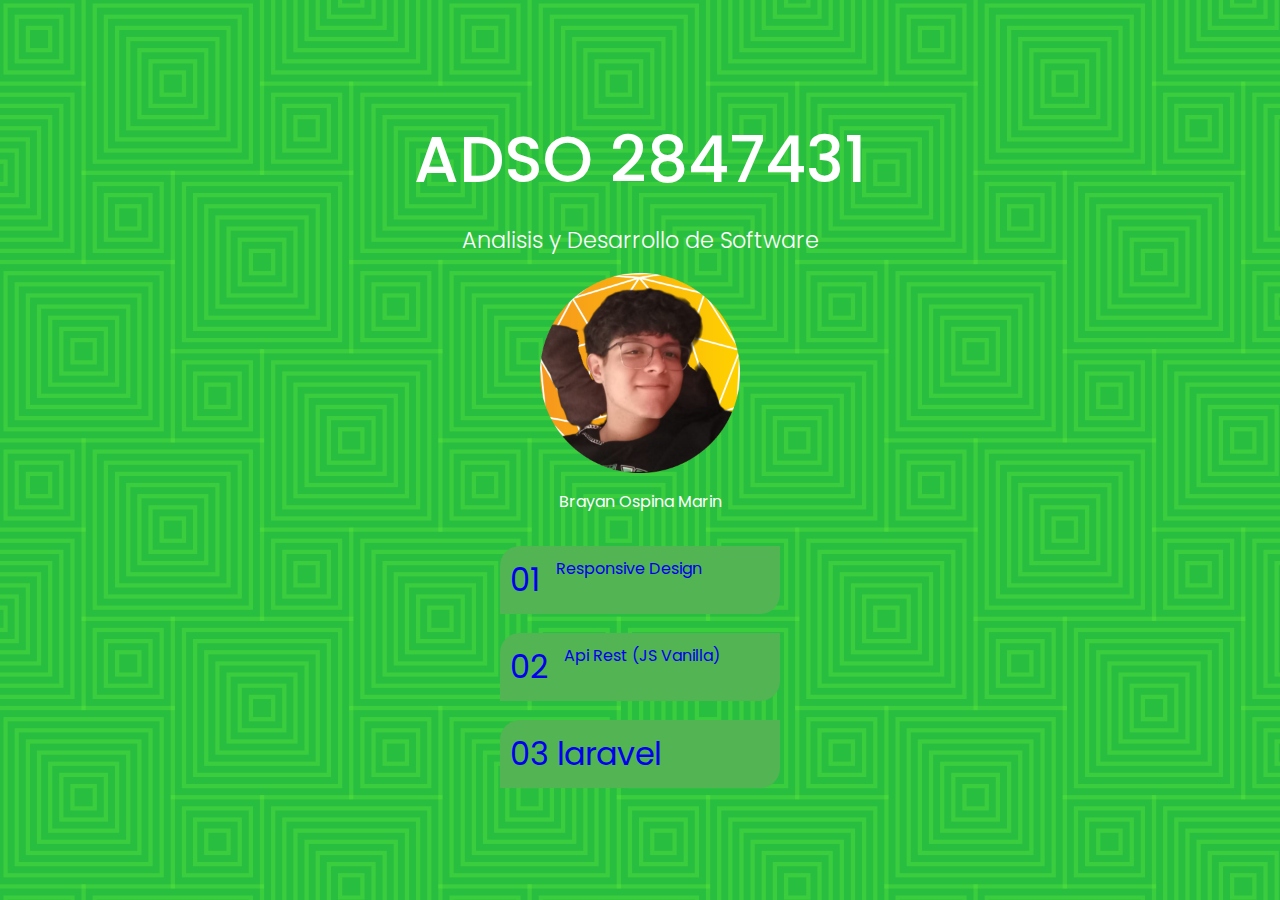
<file: index.html>
<!DOCTYPE html>
<html lang="en">

<head>
    <meta charset="UTF-8">
    <meta name="viewport" content="width=device-width, initial-scale=1.0">
    <title>Document</title>
    <link rel="stylesheet" href="css/master.css">
</head>

<body class="menu">
    <main>
        <header>
            <h1>ADSO 2847431</h1>
            <h2>Analisis y Desarrollo de Software</h2>
            <img src="profile-pic (1).png" alt="">
            <h3>Brayan Ospina Marin</h3>

        </header>
        <menu>
            <a href="01-responsive-design/Responsive Desing.html">
                <span>01</span> Responsive Design
            </a>
            <a href="02js-api/index.html">
                <span>02</span> Api Rest (JS Vanilla)
            </a>
            <a href="http://127.0.0.1:8000">
                <span>03 laravel</span> 
            </a>
        </menu>
    </main>
</body>

</html>
</file>
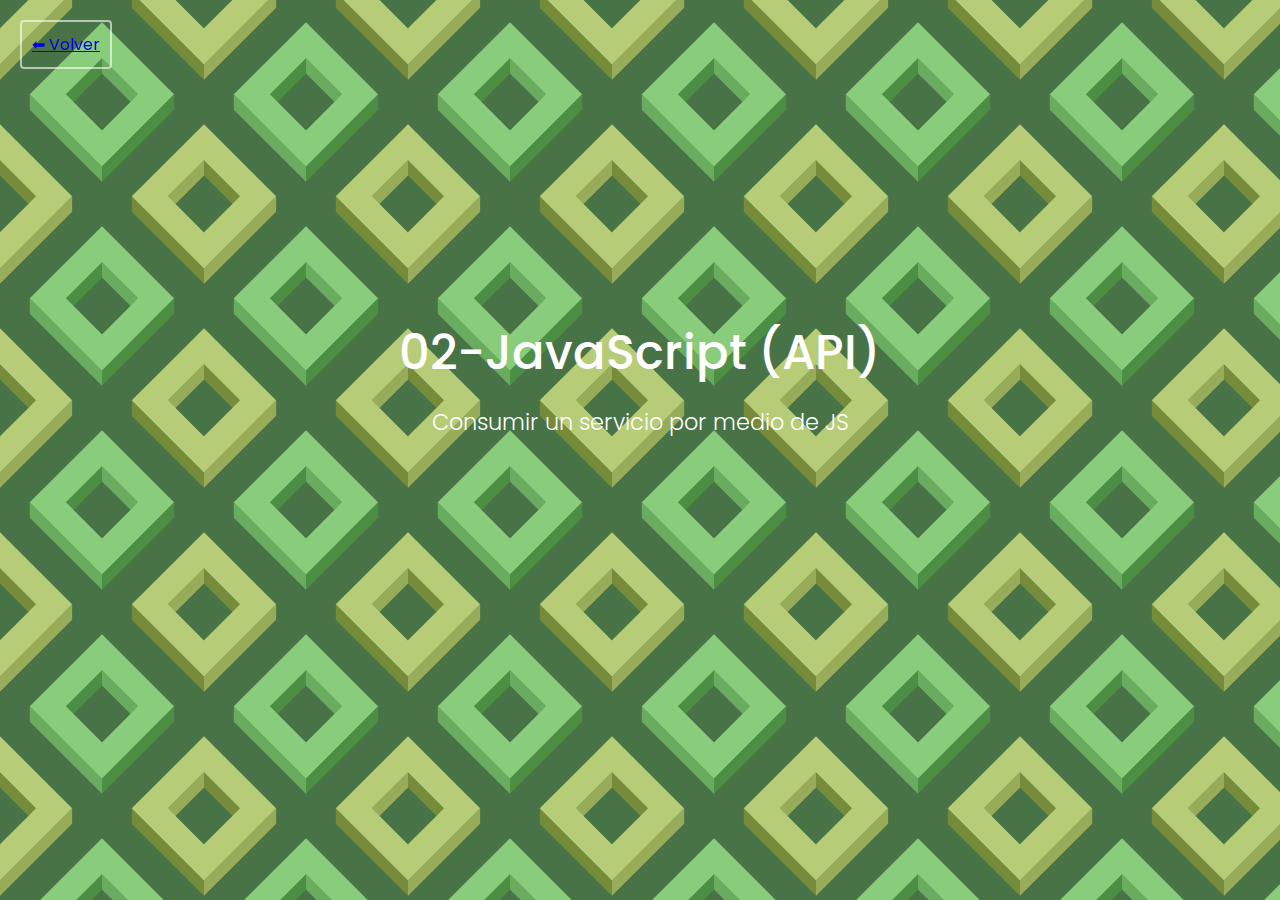
<file: 02js-api/index.html>
<!DOCTYPE html>
<html lang="en">
<head>
    <meta charset="UTF-8">
    <meta name="viewport" content="width=device-width, initial-scale=1.0">
    <title>02-JavaScript (API)</title>
    <link rel="stylesheet" href="../css/master.css">
    <style>
        section.characters {
            display: grid;
            grid-template-columns: repeat(5,220px);
            margin: 2rem 0 5rem 0;
            gap: 1rem;
        }
        div.character {
            border: 4px solid #fff;
            border-radius: 6px;
            position: relative;
            overflow: hidden;
            height: 220px;
            width: 220px;
        }
        div.character img {
            object-fit: cover;
            width: 100%;
            height: 100%;
        }
        article {
            background-color: #000c;
            z-index: 1;
            bottom: -100px;
            position: absolute;
            padding: 0.4rem;
            transition: bottom 0.4s ease-in;
            width: 100%;
            color: #fff;
        }
        .character:hover article {
            bottom: 0;
        }
        button.btn-show {
            border: none;
            border-radius: 20px;
            cursor: pointer;
            padding: 0.1rem 0.4rem;
            transition: transform 0.2s ease-in;
            font-size: 0.8rem;
        }
        button.btn-show:hover {
            transform: scale(1.13);
        }
        
        /* Modal Styles */
        .modal {
            display: none;
            position: fixed;
            z-index: 1000;
            left: 0;
            top: 0;
            width: 100%;
            height: 100%;
            background-color: rgba(0, 0, 0, 0.8);
            display: flex;
            justify-content: center;
            align-items: center;
        }
        .modal-content {
            background-color: rgb(0, 0, 0);
            padding: 20px;
            border-radius: 10px;
            text-align: left;
            max-width: 400px;
            color: white;
            font-family: 'Arial', sans-serif;
            position: relative; /* Necesario para colocar la "X" dentro */
        }
        .modal img {
            width: 100%;
            border-radius: 10px;
            margin-bottom: 10px;
        }

        /* Close button styles */
        .close {
            position: absolute;
            top: 10px;
            right: 10px;
            font-size: 24px;
            cursor: pointer;
            color: white;
            z-index: 2;
        }
        
        /* Description Styles */
        .description {
            margin-top: 15px;
            font-size: 1rem;
            line-height: 1.6;
        }
        .description p {
            margin: 8px 0;
        }
        .description span {
            font-weight: bold;
            color: #FFD700;
        }
        .description .label {
            color: #50C878;
            font-size: 1.1rem;
            margin-bottom: 8px;
        }
        
        /* Styling for different sections of description */
        .description div {
            padding: 8px 0;
            border-bottom: 1px solid #ddd;
        }
    </style>
</head>
<body class="rdesign">
    <nav>
        <a href="../index.html">⬅ Volver</a>
    </nav>
    <main>
        <header>
            <h1>02-JavaScript (API)</h1>
            <h2>Consumir un servicio por medio de JS</h2>
        </header>
        <section class="characters"></section>
    </main>
    
    <!-- Modal -->
    <div id="characterModal" class="modal">
        <div class="modal-content">
            <span class="close">&times;</span>
            <h2 id="modalTitle"></h2>
            <img id="modalImage">
            <div id="modalDescription" class="description"></div>
        </div>
    </div>
    
    <script>
        const characters = document.querySelector('.characters');
        const modal = document.getElementById('characterModal');
        const modalTitle = document.getElementById('modalTitle');
        const modalImage = document.getElementById('modalImage');
        const modalDescription = document.getElementById('modalDescription');
        const closeModal = document.querySelector('.close');

        const fetchCharacters = async () => {
            for(let i = 1; i <= 60; i++){
                let url = 'https://rickandmortyapi.com/api/character/' + i;
                await fetch(url)
                    .then(response => response.json())
                    .then(data => {
                        characters.innerHTML += `<div class="character"> 
                            <article>
                                <h4>${data.name.substring(0, 16)}</h4>
                                <h5 class="${data.status}">${data.status}</h5>
                                <button class="btn-show" data-id="${data.id}" 
                                    data-name="${data.name}" 
                                    data-image="${data.image}" 
                                    data-description="Nombre: ${data.name}<br>Especie: ${data.species}<br>Género: ${data.gender}<br>Origen: ${data.origin.name}">+ info </button>
                            </article>
                            <img src="${data.image}">
                        </div>`;
                    });
            }
            addClickEvents();
        };

        function addClickEvents() {
            document.querySelectorAll('.btn-show').forEach(button => {
                button.addEventListener('click', function() {
                    modalTitle.innerText = this.getAttribute('data-name');
                    modalImage.src = this.getAttribute('data-image');
                    modalDescription.innerHTML = formatDescription(this.getAttribute('data-description'));
                    modal.style.display = 'flex';
                });
            });
        }

        // Function to format and style the description inside the modal
        function formatDescription(description) {
            const descriptionParts = description.split('<br>');
            return `
                <div class="label">Información del personaje:</div>
                <div><span>Nombre:</span> ${descriptionParts[0].split(": ")[1]}</div>
                <div><span>Especie:</span> ${descriptionParts[1].split(": ")[1]}</div>
                <div><span>Género:</span> ${descriptionParts[2].split(": ")[1]}</div>
                <div><span>Origen:</span> ${descriptionParts[3].split(": ")[1]}</div>
            `;
        }

        closeModal.addEventListener('click', () => {
            modal.style.display = 'none';
        });

        window.onclick = event => {
            if (event.target === modal) {
                modal.style.display = 'none';
            }
        };

        document.addEventListener('DOMContentLoaded', () => {
            modal.style.display = 'none'; // Aseguramos que el modal está oculto inicialmente
        });

        fetchCharacters();
    </script>
</body>
</html>
</file>
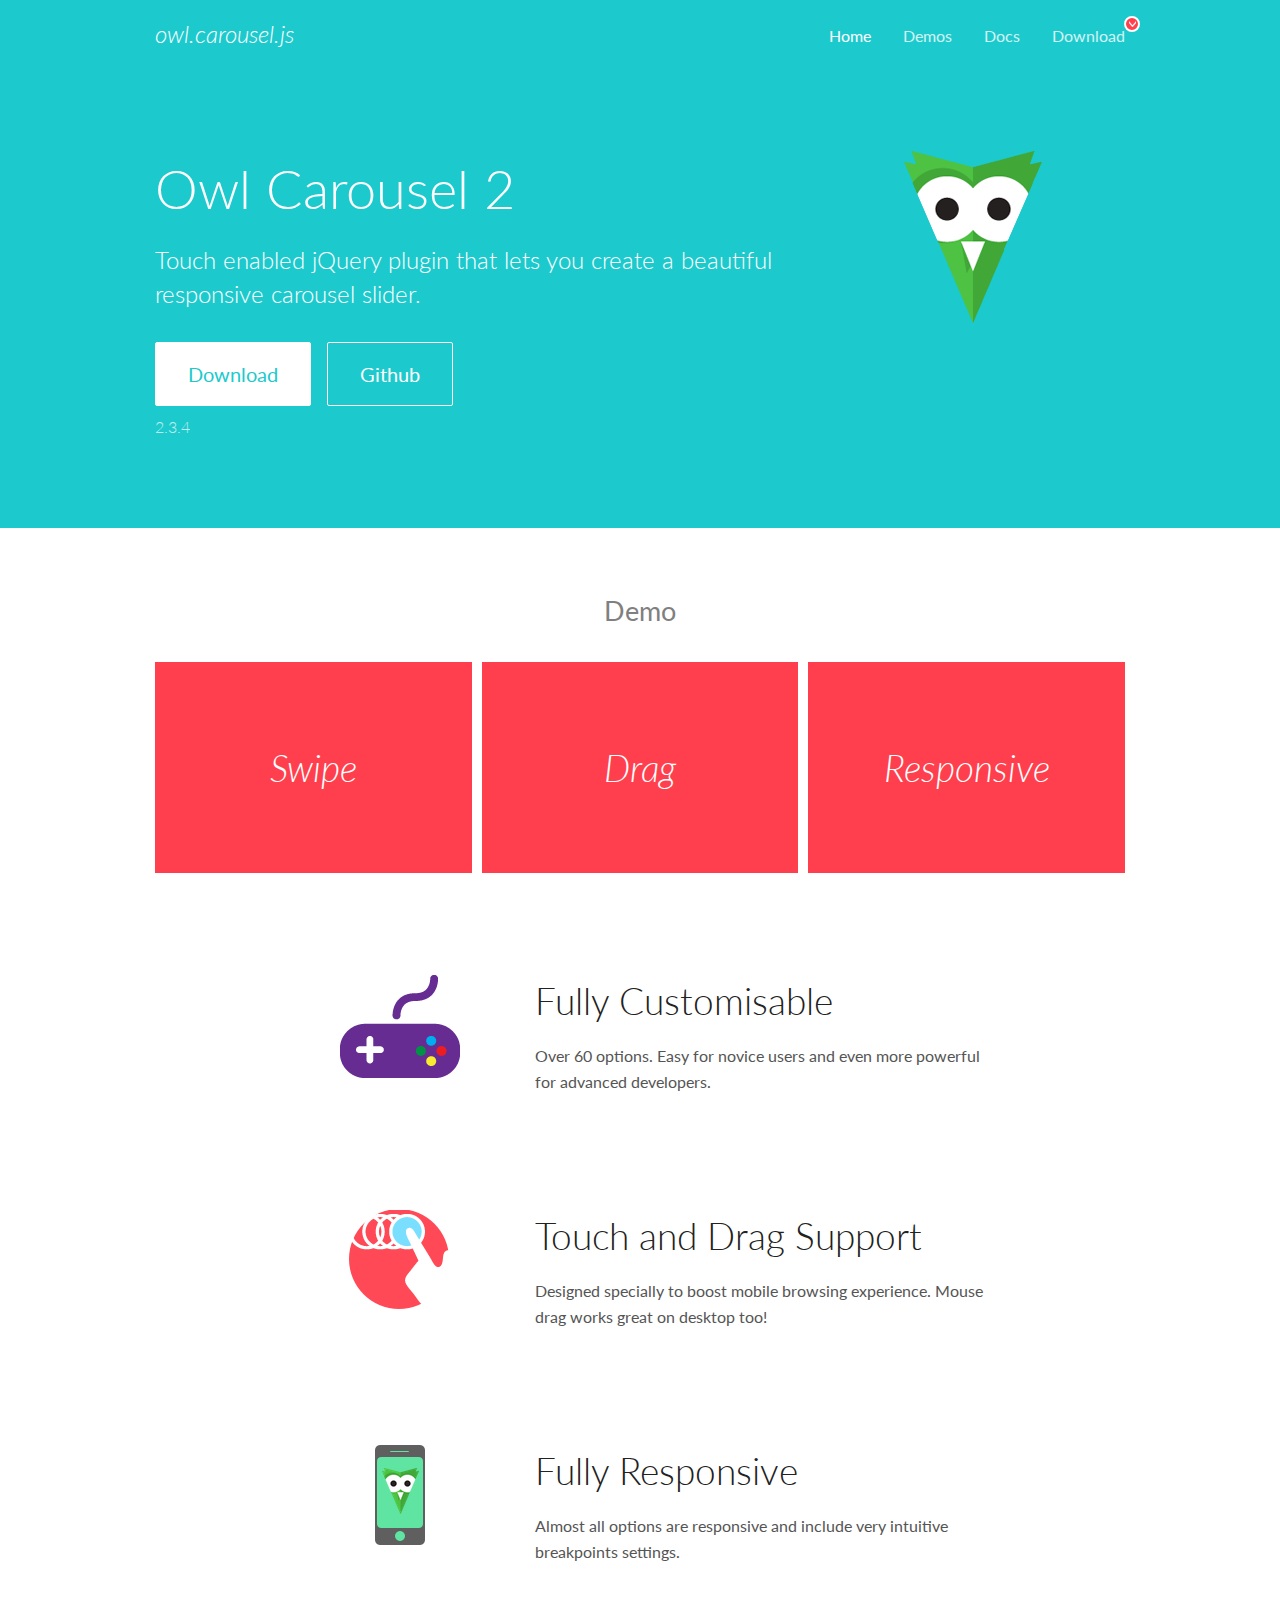
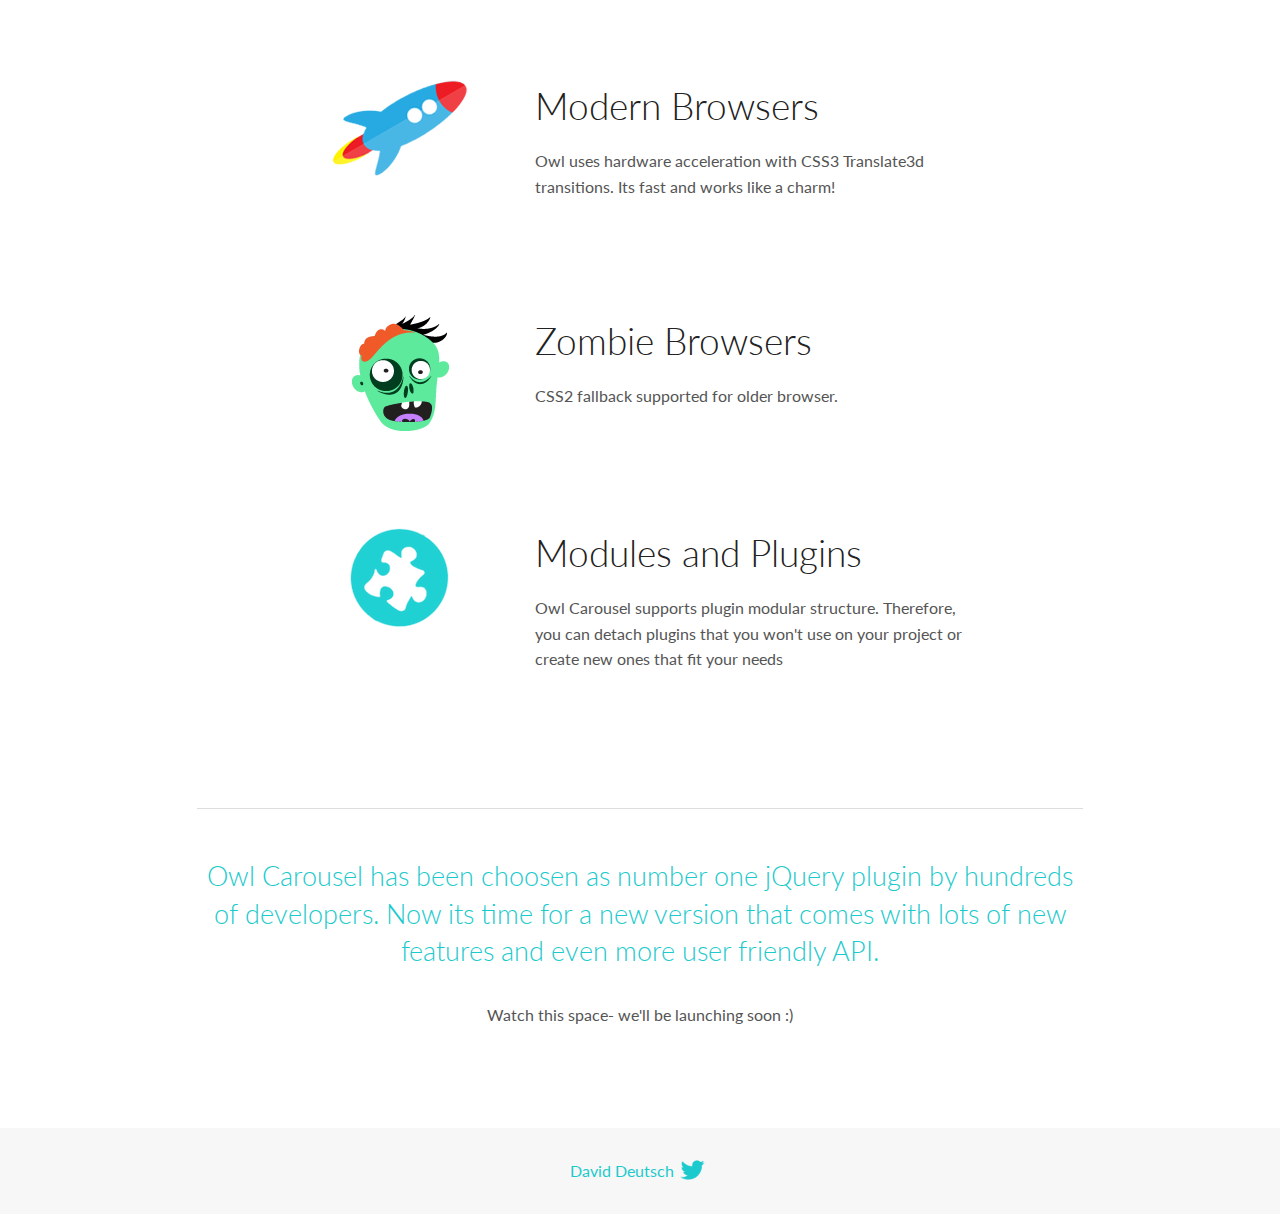
<file: js/OwlCarousel2-2.3.4/docs/index.html>
<!DOCTYPE html>
<html lang="en">
  <head>

    <!-- head -->
    <meta charset="utf-8">
    <meta name="msapplication-tap-highlight" content="no" />
    <meta name="viewport" content="width=device-width, initial-scale=1.0" />
    <meta name="description" content="Touch enabled jQuery plugin that lets you create beautiful responsive carousel slider.">
    <meta name="author" content="David Deutsch">
    <title>
      Home | Owl Carousel | 2.3.4
    </title>

    <!-- Stylesheets -->
    <link href='https://fonts.googleapis.com/css?family=Lato:300,400,700,400italic,300italic' rel='stylesheet' type='text/css'>
    <link rel="stylesheet" href="assets/css/docs.theme.min.css">

    <!-- Owl Stylesheets -->
    <link rel="stylesheet" href="assets/owlcarousel/assets/owl.carousel.min.css">
    <link rel="stylesheet" href="assets/owlcarousel/assets/owl.theme.default.min.css">

    <!-- HTML5 shim and Respond.js IE8 support of HTML5 elements and media queries -->

    <!--[if lt IE 9]>
      <script src="https://oss.maxcdn.com/libs/html5shiv/3.7.0/html5shiv.js"></script>
      <script src="https://oss.maxcdn.com/libs/respond.js/1.3.0/respond.min.js"></script>
    <![endif]-->

    <!-- Favicons -->
    <link rel="apple-touch-icon-precomposed" sizes="144x144" href="assets/ico/apple-touch-icon-144-precomposed.png">
    <link rel="shortcut icon" href="assets/ico/favicon.png">
    <link rel="shortcut icon" href="favicon.ico">

    <!-- Yeah i know js should not be in header. Its required for demos.-->

    <!-- javascript -->
    <script src="assets/vendors/jquery.min.js"></script>
    <script src="assets/owlcarousel/owl.carousel.js"></script>
  </head>
  <body>

    <!-- header -->
    <header class="header">
      <div class="row">
        <div class="large-12 columns">
          <div class="brand left">
            <h3>
              <a href="/OwlCarousel2/">owl.carousel.js</a> 
            </h3>
          </div>
          <a id="toggle-nav" class="right">
            <span></span> <span></span> <span></span> 
          </a> 
          <div class="nav-bar">
            <ul class="clearfix">
              <li class="active">
                <a href="/OwlCarousel2/index.html">Home</a> 
              </li>
              <li> <a href="/OwlCarousel2/demos/demos.html">Demos</a>  </li>
              <li> <a href="/OwlCarousel2/docs/started-welcome.html">Docs</a>  </li>
              <li>
                <a href="https://github.com/OwlCarousel2/OwlCarousel2/archive/2.3.4.zip">Download</a> 
                <span class="download"></span> 
              </li>
            </ul>
          </div>
        </div>
      </div>
    </header>

    <!-- home panel -->
    <section id="hero">
      <div class="row">
        <div class="large-8 medium-8 columns">
          <h1>Owl Carousel 2</h1>
          <h4>Touch enabled jQuery plugin that lets you create a beautiful responsive carousel slider.</h4>
          <a href="https://github.com/OwlCarousel2/OwlCarousel2/archive/2.3.4.zip" class="hero-button">Download</a> 
          <a href="https://github.com/OwlCarousel2/OwlCarousel2" class="hero-button outline">Github</a> 
          <p>2.3.4</p>
        </div>
        <div class="large-4 medium-4 columns">
          <img class="owl-logo" src="assets/img/owl-logo.png" alt="mr. Owl">
        </div>
      </div>
    </section>

    <!-- body -->
    <div class="home-demo">
      <div class="row">
        <div class="large-12 columns">
          <h3>Demo</h3>
          <div class="owl-carousel">
            <div class="item">
              <h2>Swipe</h2>
            </div>
            <div class="item">
              <h2>Drag</h2>
            </div>
            <div class="item">
              <h2>Responsive</h2>
            </div>
            <div class="item">
              <h2>CSS3</h2>
            </div>
            <div class="item">
              <h2>Fast</h2>
            </div>
            <div class="item">
              <h2>Easy</h2>
            </div>
            <div class="item">
              <h2>Free</h2>
            </div>
            <div class="item">
              <h2>Upgradable</h2>
            </div>
            <div class="item">
              <h2>Tons of options</h2>
            </div>
            <div class="item">
              <h2>Infinity</h2>
            </div>
            <div class="item">
              <h2>Auto Width</h2>
            </div>
          </div>
        </div>
      </div>
    </div>
    <script>
      var owl = $('.owl-carousel');
      owl.owlCarousel({
        margin: 10,
        loop: true,
        responsive: {
          0: {
            items: 1
          },
          600: {
            items: 2
          },
          1000: {
            items: 3
          }
        }
      })
    </script>

    <!-- features -->
    <div id="features">
      <div class="row">
        <div class="small-12 medium-9 small-centered columns">
          <section class="row feature">
            <div class="medium-4 small-12 columns">
              <img src="assets/img/feature-options.png" alt="">
            </div>
            <div class="medium-8 small-12 columns">
              <h2>Fully Customisable</h2>
              <p>Over 60 options. Easy for novice users and even more powerful for advanced developers.</p>
            </div>
          </section>
          <section class="row feature">
            <div class="medium-4 small-12 columns">
              <img src="assets/img/feature-drag.png" alt="">
            </div>
            <div class="medium-8 small-12 columns">
              <h2>Touch and Drag Support</h2>
              <p>Designed specially to boost mobile browsing experience. Mouse drag works great on desktop too!</p>
            </div>
          </section>
          <section class="row feature">
            <div class="medium-4 small-12 columns">
              <img src="assets/img/feature-responsive.png" alt="">
            </div>
            <div class="medium-8 small-12 columns">
              <h2>Fully Responsive</h2>
              <p>Almost all options are responsive and include very intuitive breakpoints settings.</p>
            </div>
          </section>
          <section class="row feature">
            <div class="medium-4 small-12 columns">
              <img src="assets/img/feature-modern.png" alt="">
            </div>
            <div class="medium-8 small-12 columns">
              <h2>Modern Browsers</h2>
              <p>Owl uses hardware acceleration with CSS3 Translate3d transitions. Its fast and works like a charm! </p>
            </div>
          </section>
          <section class="row feature">
            <div class="medium-4 small-12 columns">
              <img src="assets/img/feature-zombie.png" alt="">
            </div>
            <div class="medium-8 small-12 columns">
              <h2>Zombie Browsers</h2>
              <p>CSS2 fallback supported for older browser.</p>
            </div>
          </section>
          <section class="row feature">
            <div class="medium-4 small-12 columns">
              <img src="assets/img/feature-module.png" alt="">
            </div>
            <div class="medium-8 small-12 columns">
              <h2>Modules and Plugins</h2>
              <p>Owl Carousel supports plugin modular structure. Therefore, you can detach plugins that you won&#x27;t use on your project or create new ones that fit your needs</p>
            </div>
          </section>
        </div>
      </div>
    </div>

    <!-- footer -->
    <section id="teaser-text">
      <div class="row">
        <div class="small-12 medium-11 small-centered columns">
          <hr>
          <h3 id="owl-carousel-has-been-choosen-as-number-one-jquery-plugin-by-hundreds-of-developers-now-its-time-for-a-new-version-that-comes-with-lots-of-new-features-and-even-more-user-friendly-api-">Owl Carousel has been choosen as number one jQuery plugin by hundreds of developers. Now its time for a new version that comes with lots of new features and even more user friendly API.</h3>
          <p>Watch this space- we&#39;ll be launching soon :)</p>
        </div>
      </div>
    </section>

    <!-- footer -->
    <footer class="footer">
      <div class="row">
        <div class="large-12 columns">
          <h5>
            <a href="/OwlCarousel2/docs/support-contact.html">David Deutsch</a> 
            <a id="custom-tweet-button" href="https://twitter.com/share?url=https://github.com/OwlCarousel2/OwlCarousel2&text=Owl Carousel - This is so awesome! " target="_blank"></a> 
          </h5>
        </div>
      </div>
    </footer>

    <!-- vendors -->
    <script src="assets/vendors/highlight.js"></script>
    <script src="assets/js/app.js"></script>
  </body>
</html>
</file>
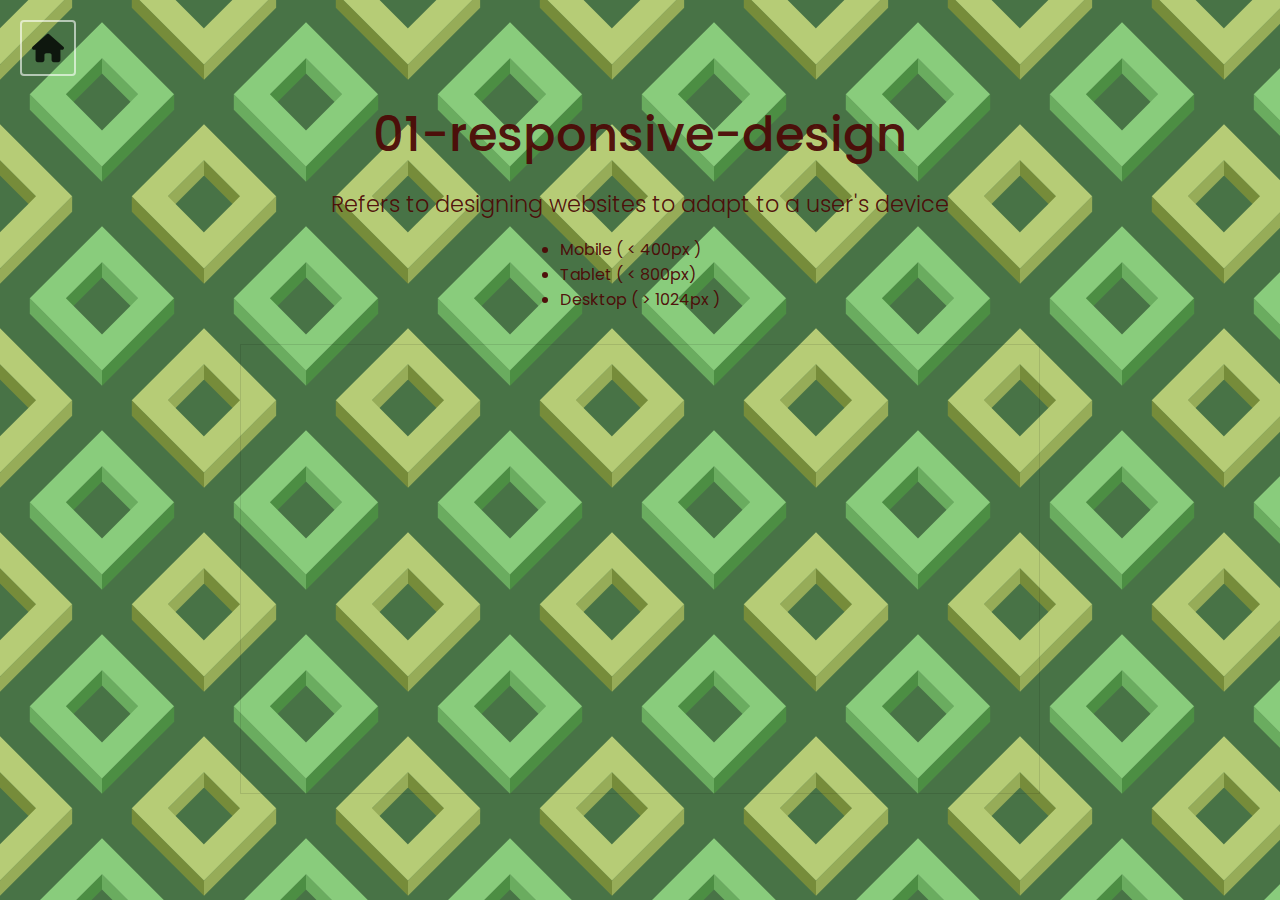
<file: 01-responsive-design/01_wireframe.html>
<!DOCTYPE html>
<html lang="en">

<head>
    <meta charset="UTF-8">
    <meta name="viewport" content="width=device-width, initial-scale=1.0">
    <title>w</title>
    <link rel="stylesheet" href="../master.css">
</head>

<body class="rdesign">
    <nav>
        <a href="../index.html">
            <svg xmlns="http://www.w3.org/2000/svg" viewBox="0 0 576 512"><!--!Font Awesome Free 6.5.2 by @fontawesome - https://fontawesome.com License - https://fontawesome.com/license/free Copyright 2024 Fonticons, Inc.--><path d="M575.8 255.5c0 18-15 32.1-32 32.1h-32l.7 160.2c0 2.7-.2 5.4-.5 8.1V472c0 22.1-17.9 40-40 40H456c-1.1 0-2.2 0-3.3-.1c-1.4 .1-2.8 .1-4.2 .1H416 392c-22.1 0-40-17.9-40-40V448 384c0-17.7-14.3-32-32-32H256c-17.7 0-32 14.3-32 32v64 24c0 22.1-17.9 40-40 40H160 128.1c-1.5 0-3-.1-4.5-.2c-1.2 .1-2.4 .2-3.6 .2H104c-22.1 0-40-17.9-40-40V360c0-.9 0-1.9 .1-2.8V287.6H32c-18 0-32-14-32-32.1c0-9 3-17 10-24L266.4 8c7-7 15-8 22-8s15 2 21 7L564.8 231.5c8 7 12 15 11 24z"/></svg>

        </a>
    </nav>
    <main>
        <header>
            <h1>01-responsive-design</h1>
            <h2>Refers to designing websites to adapt to a user's device</h2>
            <ul>
                <li>Mobile (
                    < 400px )</li>
                        <li>Tablet (
                            < 800px)</li>
                                <li>Desktop ( > 1024px )</li>
            </ul>
        </header>
        <section>
            <iframe style="border: 1px solid rgba(0, 0, 0, 0.1);" width="800" height="450" src="https://www.figma.com/embed?embed_host=share&url=https%3A%2F%2Fwww.figma.com%2Fdesign%2F4GgMSU90rByh5MjWDz7tWY%2FResponsive-Desing%3Fnode-id%3D0%253A1%26t%3DOcMAFcBiF2A6rOXB-1" allowfullscreen></iframe>
        </section>
    </main>
</body>

</html>
</file>
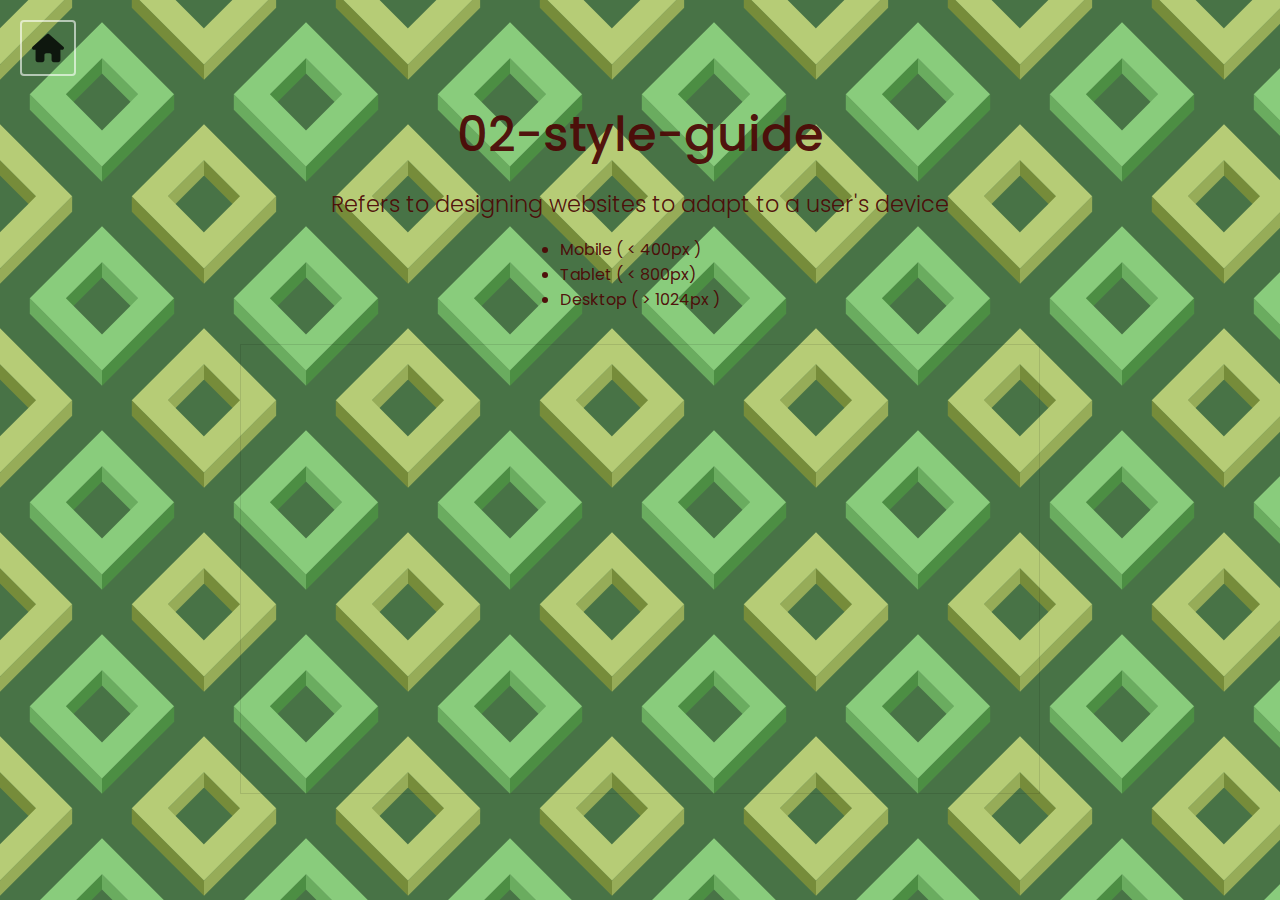
<file: 01-responsive-design/02_style-guide.html>
<!DOCTYPE html>
<html lang="en">

<head>
    <meta charset="UTF-8">
    <meta name="viewport" content="width=device-width, initial-scale=1.0">
    <title>w</title>
    <link rel="stylesheet" href="../master.css">
</head>

<body class="rdesign">
    <nav>
        <a href="../index.html">
            <svg xmlns="http://www.w3.org/2000/svg" viewBox="0 0 576 512"><!--!Font Awesome Free 6.5.2 by @fontawesome - https://fontawesome.com License - https://fontawesome.com/license/free Copyright 2024 Fonticons, Inc.--><path d="M575.8 255.5c0 18-15 32.1-32 32.1h-32l.7 160.2c0 2.7-.2 5.4-.5 8.1V472c0 22.1-17.9 40-40 40H456c-1.1 0-2.2 0-3.3-.1c-1.4 .1-2.8 .1-4.2 .1H416 392c-22.1 0-40-17.9-40-40V448 384c0-17.7-14.3-32-32-32H256c-17.7 0-32 14.3-32 32v64 24c0 22.1-17.9 40-40 40H160 128.1c-1.5 0-3-.1-4.5-.2c-1.2 .1-2.4 .2-3.6 .2H104c-22.1 0-40-17.9-40-40V360c0-.9 0-1.9 .1-2.8V287.6H32c-18 0-32-14-32-32.1c0-9 3-17 10-24L266.4 8c7-7 15-8 22-8s15 2 21 7L564.8 231.5c8 7 12 15 11 24z"/></svg>

        </a>
    </nav>
    <main>
        <header>
            <h1>02-style-guide</h1>
            <h2>Refers to designing websites to adapt to a user's device</h2>
            <ul>
                <li>Mobile (
                    < 400px )</li>
                        <li>Tablet (
                            < 800px)</li>
                                <li>Desktop ( > 1024px )</li>
            </ul>
        </header>
        <section>
            <iframe style="border: 1px solid rgba(0, 0, 0, 0.1);" width="800" height="450" src="https://www.figma.com/embed?embed_host=share&url=https%3A%2F%2Fwww.figma.com%2Fdesign%2F1oShidQUFujZxiCktUWpy3%2FUntitled%3Fnode-id%3D0-1%26t%3DJjE7CQe2z70knjkT-1" allowfullscreen></iframe>
        </section>
    </main>
</body>

</html>
</file>
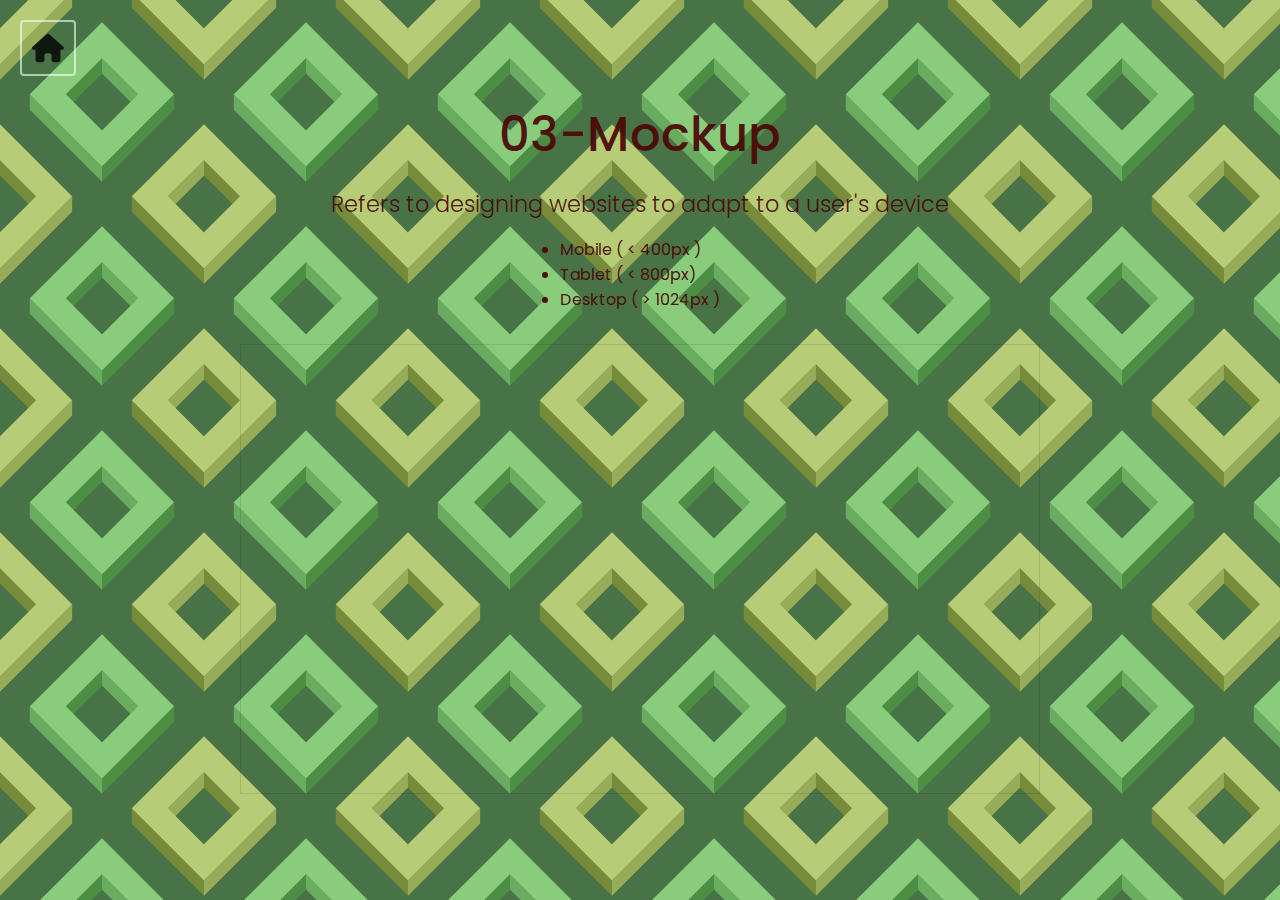
<file: 01-responsive-design/03_mockup.html>
<!DOCTYPE html>
<html lang="en">

<head>
    <meta charset="UTF-8">
    <meta name="viewport" content="width=device-width, initial-scale=1.0">
    <title>w</title>
    <link rel="stylesheet" href="../master.css">
</head>

<body class="rdesign">
    <nav>
        <a href="../index.html">
            <svg xmlns="http://www.w3.org/2000/svg" viewBox="0 0 576 512"><!--!Font Awesome Free 6.5.2 by @fontawesome - https://fontawesome.com License - https://fontawesome.com/license/free Copyright 2024 Fonticons, Inc.--><path d="M575.8 255.5c0 18-15 32.1-32 32.1h-32l.7 160.2c0 2.7-.2 5.4-.5 8.1V472c0 22.1-17.9 40-40 40H456c-1.1 0-2.2 0-3.3-.1c-1.4 .1-2.8 .1-4.2 .1H416 392c-22.1 0-40-17.9-40-40V448 384c0-17.7-14.3-32-32-32H256c-17.7 0-32 14.3-32 32v64 24c0 22.1-17.9 40-40 40H160 128.1c-1.5 0-3-.1-4.5-.2c-1.2 .1-2.4 .2-3.6 .2H104c-22.1 0-40-17.9-40-40V360c0-.9 0-1.9 .1-2.8V287.6H32c-18 0-32-14-32-32.1c0-9 3-17 10-24L266.4 8c7-7 15-8 22-8s15 2 21 7L564.8 231.5c8 7 12 15 11 24z"/></svg>

        </a>
    </nav>
    <main>
        <header>
            <h1>03-Mockup</h1>
            <h2>Refers to designing websites to adapt to a user's device</h2>
            <ul>
                <li>Mobile (
                    < 400px )</li>
                        <li>Tablet (
                            < 800px)</li>
                                <li>Desktop ( > 1024px )</li>
            </ul>
        </header>
        <section>
            <iframe style="border: 1px solid rgba(0, 0, 0, 0.1);" width="800" height="450" src="https://www.figma.com/embed?embed_host=share&url=https%3A%2F%2Fwww.figma.com%2Fdesign%2F4GgMSU90rByh5MjWDz7tWY%2FResponsive-Desing%3Fnode-id%3D79-27%26t%3DdNhGNaeLtxEL0HVj-1" allowfullscreen></iframe>
        </section>
    </main>
</body>

</html>
</file>
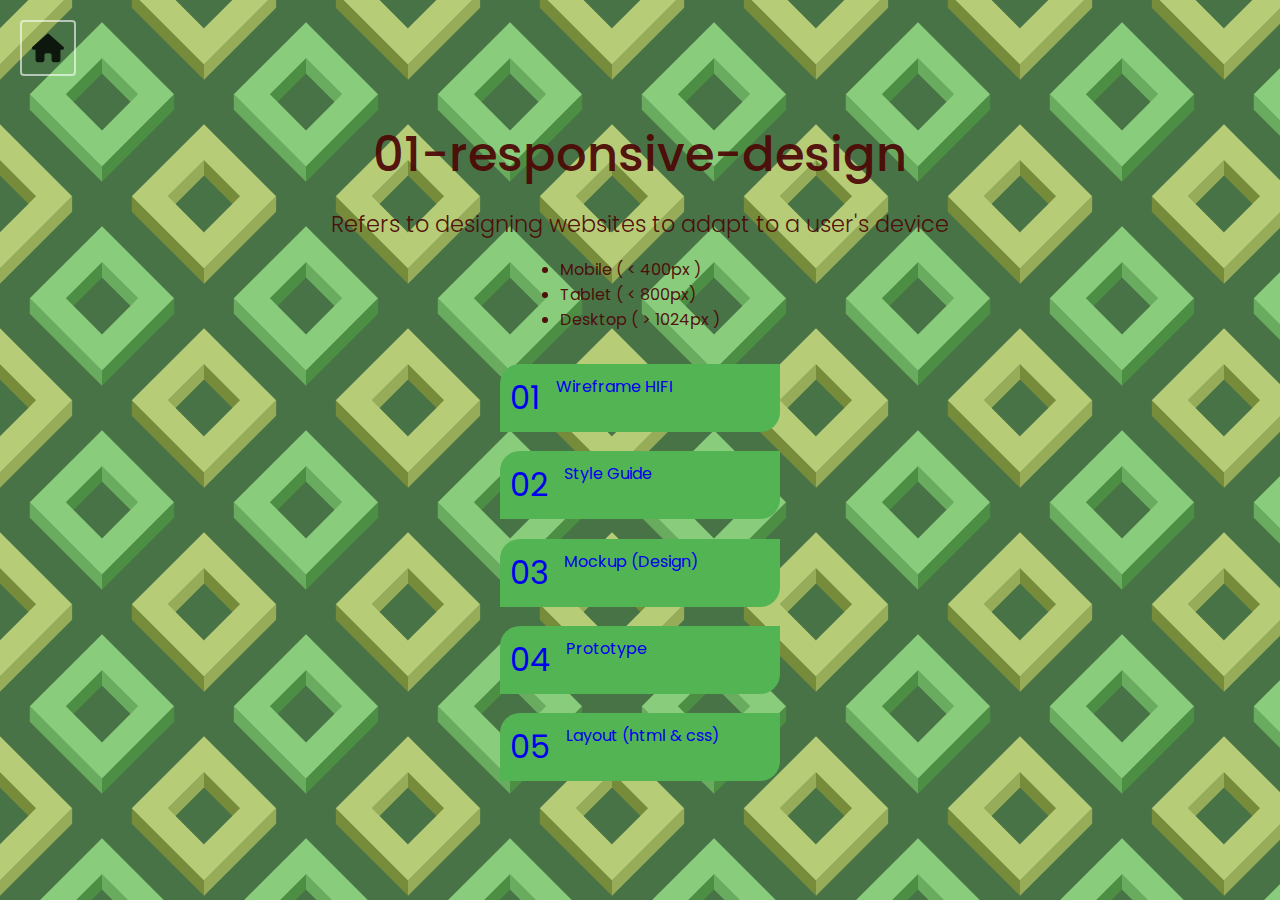
<file: 01-responsive-design/Responsive Desing.html>
<!DOCTYPE html>
<html lang="en">

<head>
    <meta charset="UTF-8">
    <meta name="viewport" content="width=device-width, initial-scale=1.0">
    <title>Document</title>
    <link rel="stylesheet" href="../master.css">
</head>

<body class="rdesign">
    <nav>
        <a href="../">
            <svg xmlns="http://www.w3.org/2000/svg" viewBox="0 0 576 512"><!--!Font Awesome Free 6.5.2 by @fontawesome - https://fontawesome.com License - https://fontawesome.com/license/free Copyright 2024 Fonticons, Inc.--><path d="M575.8 255.5c0 18-15 32.1-32 32.1h-32l.7 160.2c0 2.7-.2 5.4-.5 8.1V472c0 22.1-17.9 40-40 40H456c-1.1 0-2.2 0-3.3-.1c-1.4 .1-2.8 .1-4.2 .1H416 392c-22.1 0-40-17.9-40-40V448 384c0-17.7-14.3-32-32-32H256c-17.7 0-32 14.3-32 32v64 24c0 22.1-17.9 40-40 40H160 128.1c-1.5 0-3-.1-4.5-.2c-1.2 .1-2.4 .2-3.6 .2H104c-22.1 0-40-17.9-40-40V360c0-.9 0-1.9 .1-2.8V287.6H32c-18 0-32-14-32-32.1c0-9 3-17 10-24L266.4 8c7-7 15-8 22-8s15 2 21 7L564.8 231.5c8 7 12 15 11 24z"/></svg>

        </a>
    </nav>
    <main>
        <header>
            <h1>01-responsive-design</h1>
            <h2>Refers to designing websites to adapt to a user's device</h2>
            <ul>
                <li>Mobile (
                    < 400px )</li>
                        <li>Tablet (
                            < 800px)</li>
                                <li>Desktop ( > 1024px )</li>
            </ul>
        </header>
        <menu>
            <a href="01_wireframe.html"
            ">
                <span>01</span> Wireframe HIFI
            </a>
            <a href="02_style-guide.html">
                <span>02</span> Style Guide
            </a>
            <a href="03_mockup.html">
                <span>03</span> Mockup (Design)
            </a>
            <a href="#">
                <span>04</span> Prototype
            </a>
            <a href="04_layout.html">
                <span>05</span> Layout (html & css)
            </a>
        </menu>
    </main>
</body>

</html>
</file>
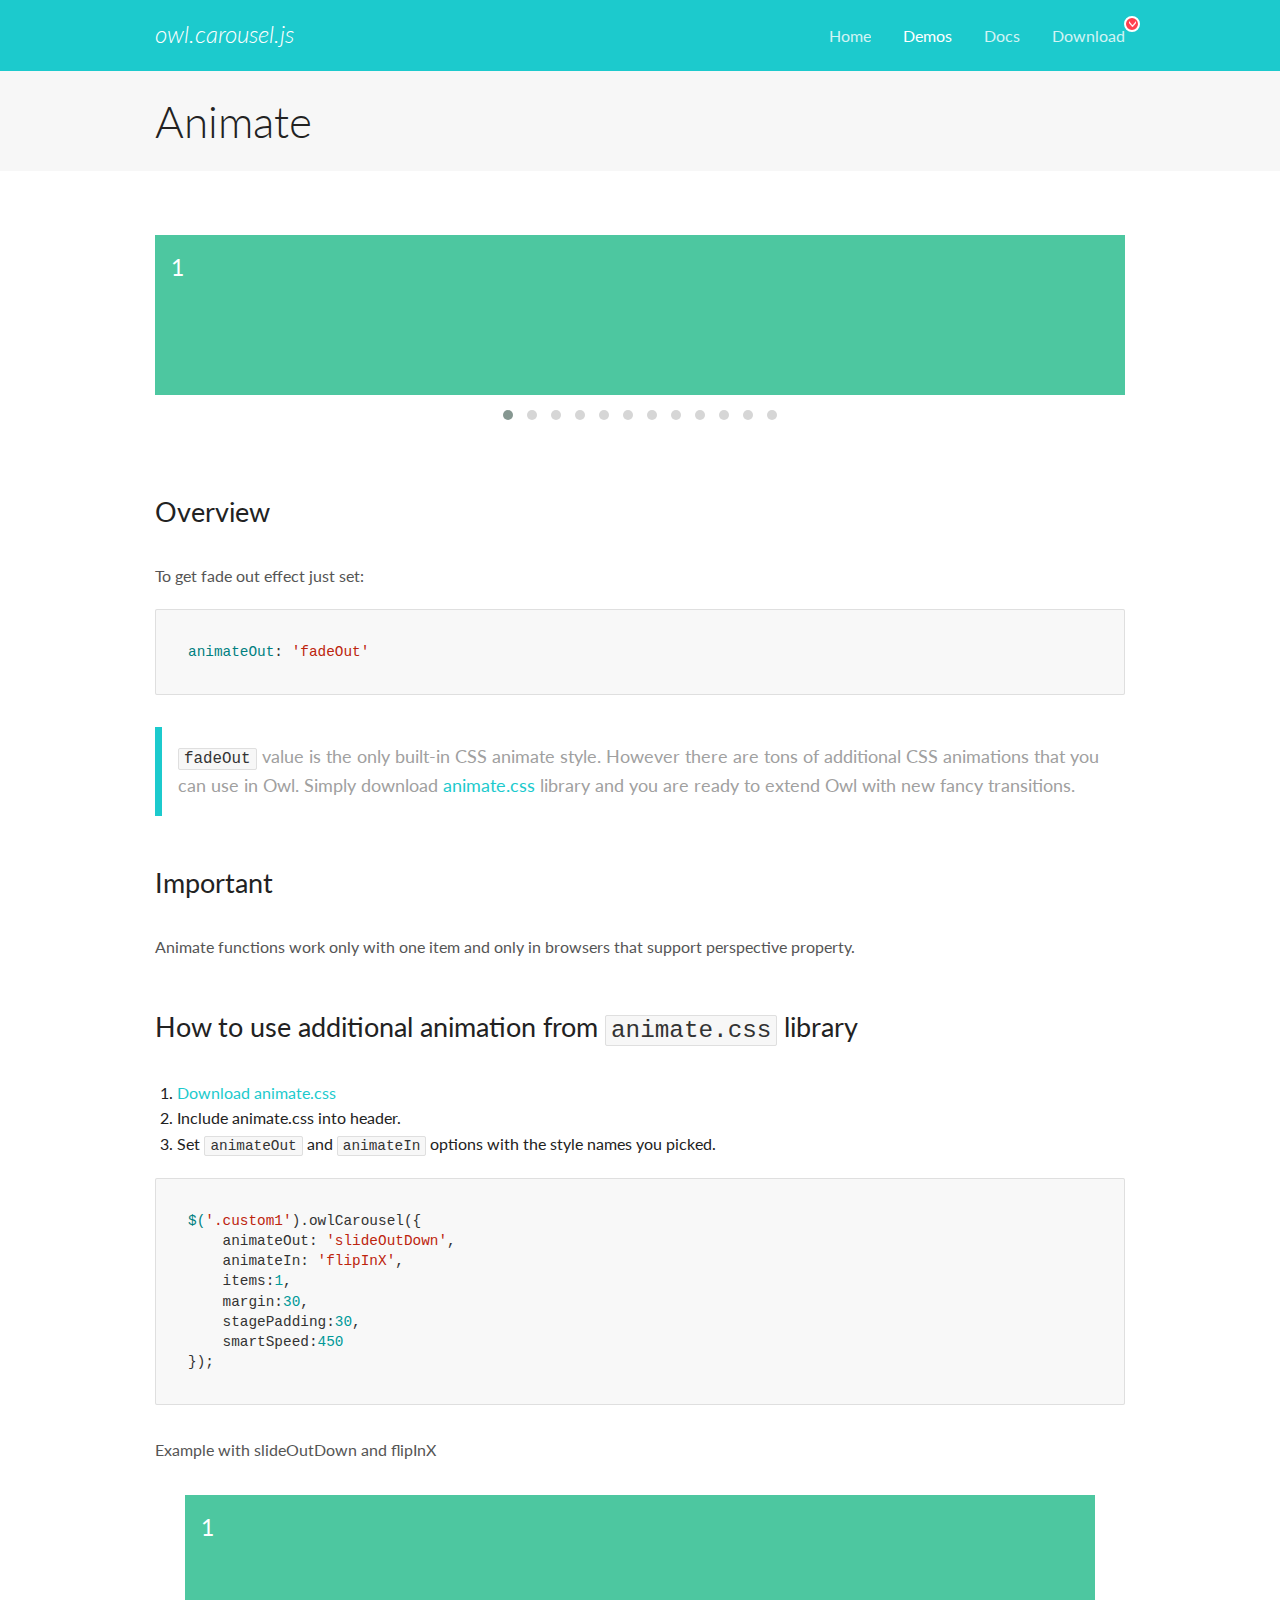
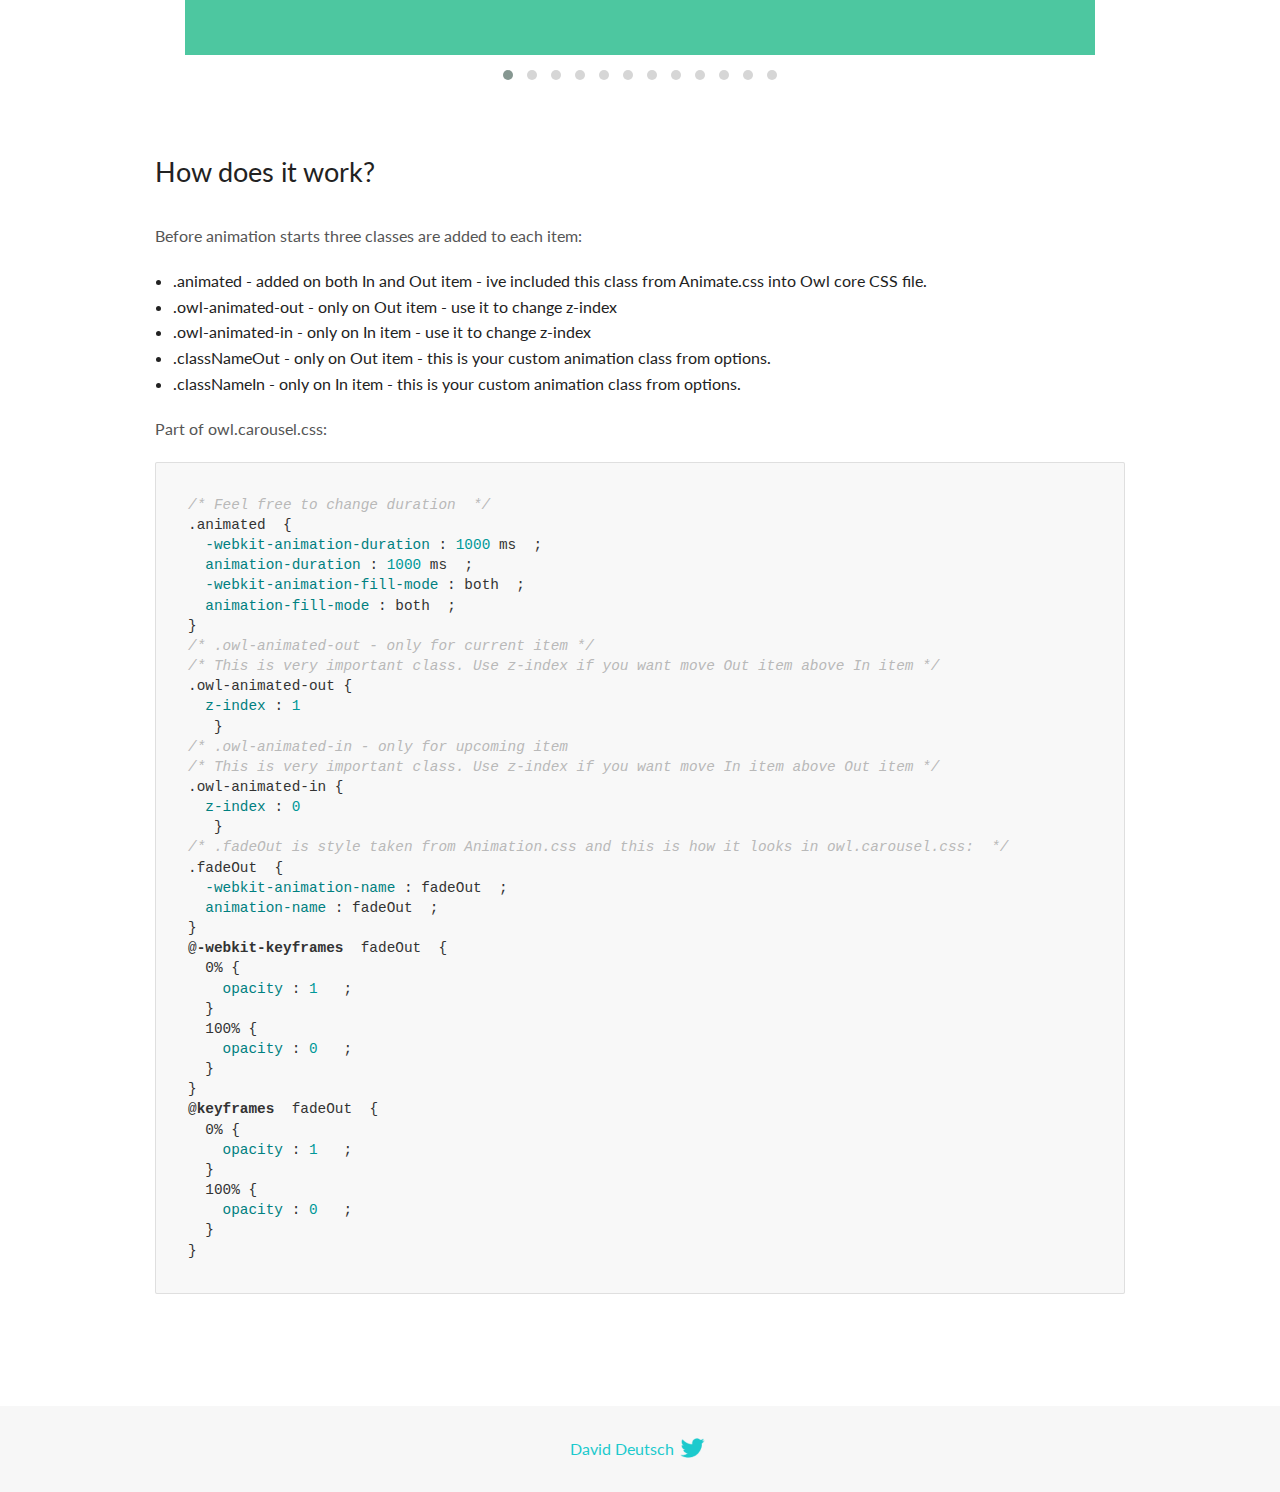
<file: js/OwlCarousel2-2.3.4/docs/demos/animate.html>
<!DOCTYPE html>
<html lang="en">
  <head>

    <!-- head -->
    <meta charset="utf-8">
    <meta name="msapplication-tap-highlight" content="no" />
    <meta name="viewport" content="width=device-width, initial-scale=1.0" />
    <meta name="description" content="Animate carousel">
    <meta name="author" content="David Deutsch">
    <title>
      Animate Demo | Owl Carousel | 2.3.4
    </title>

    <!-- Stylesheets -->
    <link href='https://fonts.googleapis.com/css?family=Lato:300,400,700,400italic,300italic' rel='stylesheet' type='text/css'>
    <link rel="stylesheet" href="../assets/css/docs.theme.min.css">

    <!-- Owl Stylesheets -->
    <link rel="stylesheet" href="../assets/owlcarousel/assets/owl.carousel.min.css">
    <link rel="stylesheet" href="../assets/owlcarousel/assets/owl.theme.default.min.css">

    <!-- HTML5 shim and Respond.js IE8 support of HTML5 elements and media queries -->

    <!--[if lt IE 9]>
      <script src="https://oss.maxcdn.com/libs/html5shiv/3.7.0/html5shiv.js"></script>
      <script src="https://oss.maxcdn.com/libs/respond.js/1.3.0/respond.min.js"></script>
    <![endif]-->

    <!-- Favicons -->
    <link rel="apple-touch-icon-precomposed" sizes="144x144" href="../assets/ico/apple-touch-icon-144-precomposed.png">
    <link rel="shortcut icon" href="../assets/ico/favicon.png">
    <link rel="shortcut icon" href="favicon.ico">

    <!-- Yeah i know js should not be in header. Its required for demos.-->

    <!-- javascript -->
    <script src="../assets/vendors/jquery.min.js"></script>
    <script src="../assets/owlcarousel/owl.carousel.js"></script>
  </head>
  <body>

    <!-- header -->
    <header class="header">
      <div class="row">
        <div class="large-12 columns">
          <div class="brand left">
            <h3>
              <a href="/OwlCarousel2/">owl.carousel.js</a> 
            </h3>
          </div>
          <a id="toggle-nav" class="right">
            <span></span> <span></span> <span></span> 
          </a> 
          <div class="nav-bar">
            <ul class="clearfix">
              <li> <a href="/OwlCarousel2/index.html">Home</a>  </li>
              <li class="active">
                <a href="/OwlCarousel2/demos/demos.html">Demos</a> 
              </li>
              <li> <a href="/OwlCarousel2/docs/started-welcome.html">Docs</a>  </li>
              <li>
                <a href="https://github.com/OwlCarousel2/OwlCarousel2/archive/2.3.4.zip">Download</a> 
                <span class="download"></span> 
              </li>
            </ul>
          </div>
        </div>
      </div>
    </header>

    <!-- title -->
    <section class="title">
      <div class="row">
        <div class="large-12 columns">
          <h1>Animate</h1>
        </div>
      </div>
    </section>

    <!--  Demos -->
    <section id="demos">
      <div class="row">
        <div class="large-12 columns">
          <div class="fadeOut owl-carousel owl-theme">
            <div class="item">
              <h4>1</h4>
            </div>
            <div class="item">
              <h4>2</h4>
            </div>
            <div class="item">
              <h4>3</h4>
            </div>
            <div class="item">
              <h4>4</h4>
            </div>
            <div class="item">
              <h4>5</h4>
            </div>
            <div class="item">
              <h4>6</h4>
            </div>
            <div class="item">
              <h4>7</h4>
            </div>
            <div class="item">
              <h4>8</h4>
            </div>
            <div class="item">
              <h4>9</h4>
            </div>
            <div class="item">
              <h4>10</h4>
            </div>
            <div class="item">
              <h4>11</h4>
            </div>
            <div class="item">
              <h4>12</h4>
            </div>
          </div>
          <h3 id="overview">Overview</h3>
          <p>To get fade out effect just set:</p>
          <pre><code>animateOut: &#39;fadeOut&#39;</code></pre>
          <blockquote>
            <p><code>fadeOut</code> value is the only built-in CSS animate style. However there are tons of additional CSS animations that you can use in Owl. Simply download
              <a href="https://daneden.github.io/animate.css/">animate.css</a>  library and you are ready to extend Owl with new fancy transitions.</p>
          </blockquote>
          <h3 id="important">Important</h3>
          <p>Animate functions work only with one item and only in browsers that support perspective property.</p>
          <h3 id="how-to-use-additional-animation-from-animate-css-library">How to use additional animation from <code>animate.css</code> library</h3>
          <ol>
            <li> <a href="https://daneden.github.io/animate.css/">Download animate.css</a>  </li>
            <li>Include animate.css into header.</li>
            <li>Set <code>animateOut</code> and <code>animateIn</code> options with the style names you picked.</li>
          </ol>
          <pre><code>$(&#39;.custom1&#39;).owlCarousel({
    animateOut: &#39;slideOutDown&#39;,
    animateIn: &#39;flipInX&#39;,
    items:1,
    margin:30,
    stagePadding:30,
    smartSpeed:450
});</code></pre>
          <p>Example with slideOutDown and flipInX</p>
          <div class="custom1 owl-carousel owl-theme">
            <div class="item">
              <h4>1</h4>
            </div>
            <div class="item">
              <h4>2</h4>
            </div>
            <div class="item">
              <h4>3</h4>
            </div>
            <div class="item">
              <h4>4</h4>
            </div>
            <div class="item">
              <h4>5</h4>
            </div>
            <div class="item">
              <h4>6</h4>
            </div>
            <div class="item">
              <h4>7</h4>
            </div>
            <div class="item">
              <h4>8</h4>
            </div>
            <div class="item">
              <h4>9</h4>
            </div>
            <div class="item">
              <h4>10</h4>
            </div>
            <div class="item">
              <h4>11</h4>
            </div>
            <div class="item">
              <h4>12</h4>
            </div>
          </div>
          <h3 id="how-does-it-work-">How does it work?</h3>
          <p>Before animation starts three classes are added to each item:</p>
          <ul>
            <li>.animated - added on both In and Out item - ive included this class from Animate.css into Owl core CSS file.</li>
            <li>.owl-animated-out - only on Out item - use it to change z-index</li>
            <li>.owl-animated-in - only on In item - use it to change z-index</li>
            <li>.classNameOut - only on Out item - this is your custom animation class from options.</li>
            <li>.classNameIn - only on In item - this is your custom animation class from options.</li>
          </ul>
          <p>Part of owl.carousel.css:</p>
          <pre><code class="language-css"><span class="comment">/* Feel free to change duration  */</span> 
<span class="class">.animated</span>  <span class="rules">{
  <span class="rule"><span class="attribute">-webkit-animation-duration</span> :<span class="value"> <span class="number">1000</span> ms</span> </span> ;
  <span class="rule"><span class="attribute">animation-duration</span> :<span class="value"> <span class="number">1000</span> ms</span> </span> ;
  <span class="rule"><span class="attribute">-webkit-animation-fill-mode</span> :<span class="value"> both</span> </span> ;
  <span class="rule"><span class="attribute">animation-fill-mode</span> :<span class="value"> both</span> </span> ;
<span class="rule">}</span> </span> 
<span class="comment">/* .owl-animated-out - only for current item */</span> 
<span class="comment">/* This is very important class. Use z-index if you want move Out item above In item */</span> 
<span class="class">.owl-animated-out</span> <span class="rules">{
  <span class="rule"><span class="attribute">z-index</span> :<span class="value"> <span class="number">1</span> 
</span> </span> </span> }
<span class="comment">/* .owl-animated-in - only for upcoming item
/* This is very important class. Use z-index if you want move In item above Out item */</span> 
<span class="class">.owl-animated-in</span> <span class="rules">{
  <span class="rule"><span class="attribute">z-index</span> :<span class="value"> <span class="number">0</span> 
</span> </span> </span> }
<span class="comment">/* .fadeOut is style taken from Animation.css and this is how it looks in owl.carousel.css:  */</span> 
<span class="class">.fadeOut</span>  <span class="rules">{
  <span class="rule"><span class="attribute">-webkit-animation-name</span> :<span class="value"> fadeOut</span> </span> ;
  <span class="rule"><span class="attribute">animation-name</span> :<span class="value"> fadeOut</span> </span> ;
<span class="rule">}</span> </span> 
<span class="at_rule">@<span class="keyword">-webkit-keyframes</span>  fadeOut </span> {
  0% <span class="rules">{
    <span class="rule"><span class="attribute">opacity</span> :<span class="value"> <span class="number">1</span> </span> </span> ;
  <span class="rule">}</span> </span> 
  100% <span class="rules">{
    <span class="rule"><span class="attribute">opacity</span> :<span class="value"> <span class="number">0</span> </span> </span> ;
  <span class="rule">}</span> </span> 
}
<span class="at_rule">@<span class="keyword">keyframes</span>  fadeOut </span> {
  0% <span class="rules">{
    <span class="rule"><span class="attribute">opacity</span> :<span class="value"> <span class="number">1</span> </span> </span> ;
  <span class="rule">}</span> </span> 
  100% <span class="rules">{
    <span class="rule"><span class="attribute">opacity</span> :<span class="value"> <span class="number">0</span> </span> </span> ;
  <span class="rule">}</span> </span> 
}</code></pre>
          <link rel="stylesheet" href="../assets/css/animate.css">
          <script>
            jQuery(document).ready(function($) {
              $('.fadeOut').owlCarousel({
                items: 1,
                animateOut: 'fadeOut',
                loop: true,
                margin: 10,
              });
              $('.custom1').owlCarousel({
                animateOut: 'slideOutDown',
                animateIn: 'flipInX',
                items: 1,
                margin: 30,
                stagePadding: 30,
                smartSpeed: 450
              });
            });
          </script>
        </div>
      </div>
    </section>

    <!-- footer -->
    <footer class="footer">
      <div class="row">
        <div class="large-12 columns">
          <h5>
            <a href="/OwlCarousel2/docs/support-contact.html">David Deutsch</a> 
            <a id="custom-tweet-button" href="https://twitter.com/share?url=https://github.com/OwlCarousel2/OwlCarousel2&text=Owl Carousel - This is so awesome! " target="_blank"></a> 
          </h5>
        </div>
      </div>
    </footer>

    <!-- vendors -->
    <script src="../assets/vendors/highlight.js"></script>
    <script src="../assets/js/app.js"></script>
  </body>
</html>
</file>
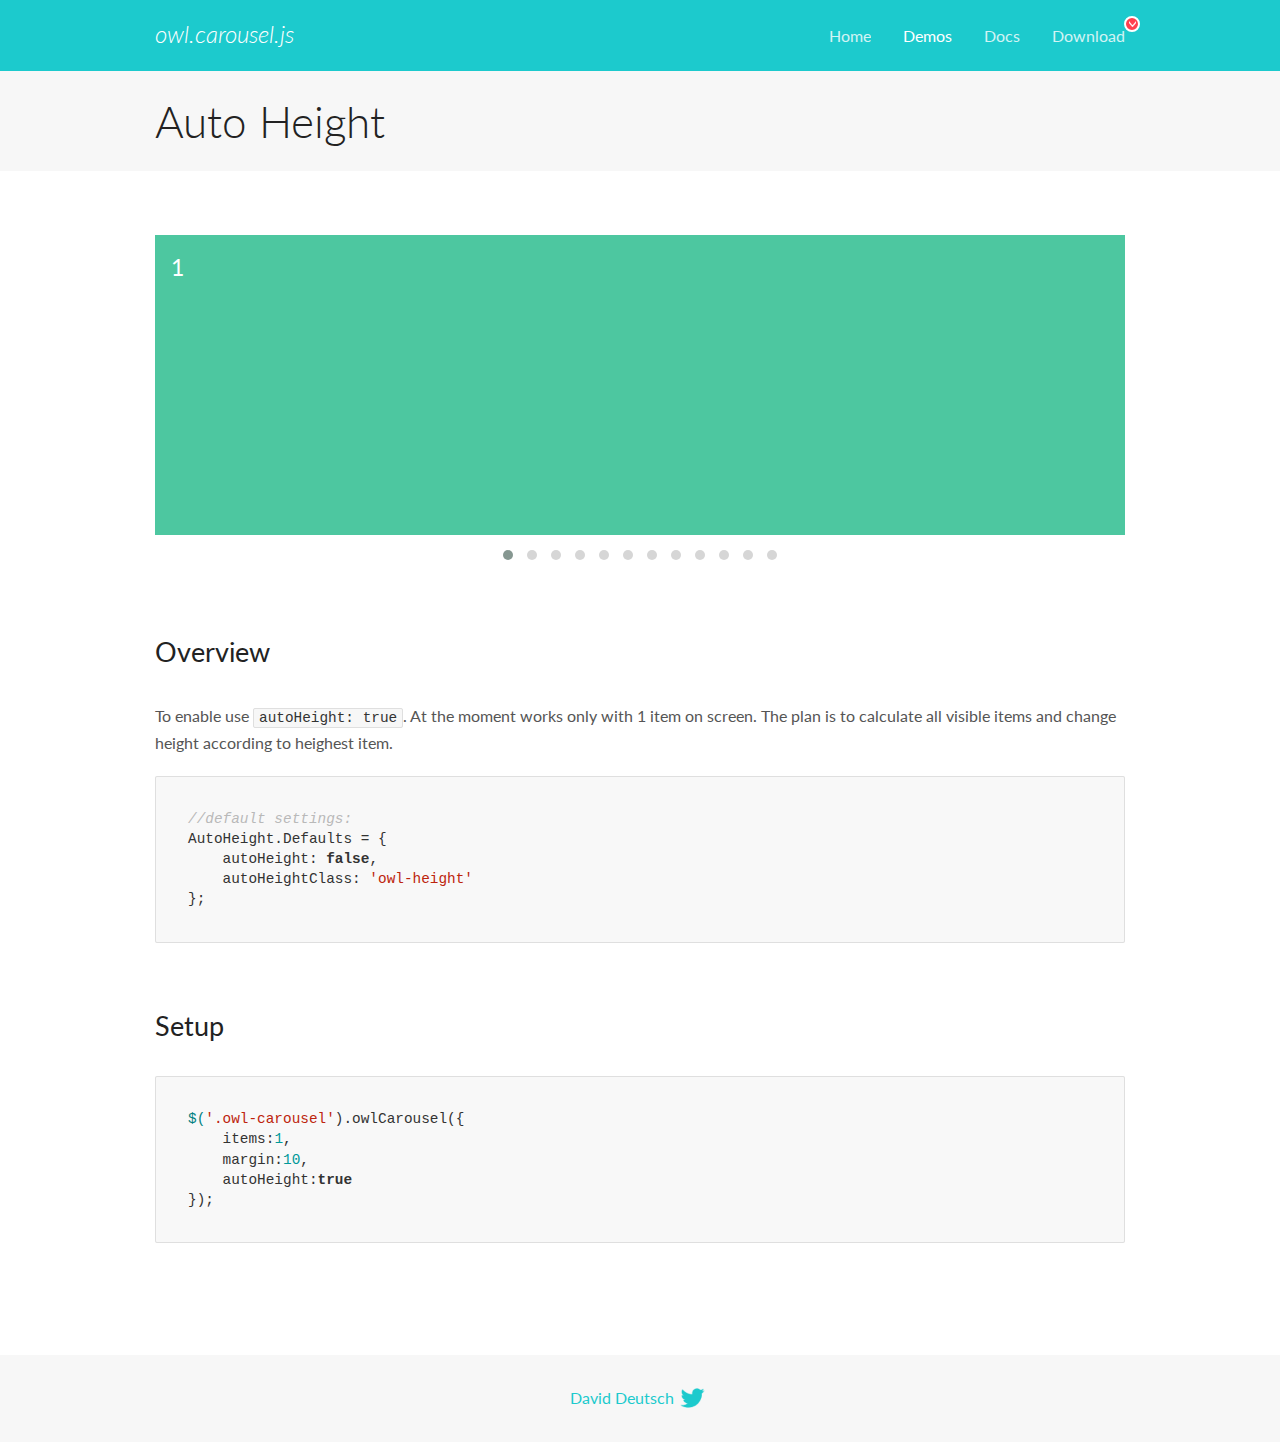
<file: js/OwlCarousel2-2.3.4/docs/demos/autoheight.html>
<!DOCTYPE html>
<html lang="en">
  <head>

    <!-- head -->
    <meta charset="utf-8">
    <meta name="msapplication-tap-highlight" content="no" />
    <meta name="viewport" content="width=device-width, initial-scale=1.0" />
    <meta name="description" content="autoHeight usage demo">
    <meta name="author" content="David Deutsch">
    <title>
      Auto Height Demo | Owl Carousel | 2.3.4
    </title>

    <!-- Stylesheets -->
    <link href='https://fonts.googleapis.com/css?family=Lato:300,400,700,400italic,300italic' rel='stylesheet' type='text/css'>
    <link rel="stylesheet" href="../assets/css/docs.theme.min.css">

    <!-- Owl Stylesheets -->
    <link rel="stylesheet" href="../assets/owlcarousel/assets/owl.carousel.min.css">
    <link rel="stylesheet" href="../assets/owlcarousel/assets/owl.theme.default.min.css">

    <!-- HTML5 shim and Respond.js IE8 support of HTML5 elements and media queries -->

    <!--[if lt IE 9]>
      <script src="https://oss.maxcdn.com/libs/html5shiv/3.7.0/html5shiv.js"></script>
      <script src="https://oss.maxcdn.com/libs/respond.js/1.3.0/respond.min.js"></script>
    <![endif]-->

    <!-- Favicons -->
    <link rel="apple-touch-icon-precomposed" sizes="144x144" href="../assets/ico/apple-touch-icon-144-precomposed.png">
    <link rel="shortcut icon" href="../assets/ico/favicon.png">
    <link rel="shortcut icon" href="favicon.ico">

    <!-- Yeah i know js should not be in header. Its required for demos.-->

    <!-- javascript -->
    <script src="../assets/vendors/jquery.min.js"></script>
    <script src="../assets/owlcarousel/owl.carousel.js"></script>
  </head>
  <body>

    <!-- header -->
    <header class="header">
      <div class="row">
        <div class="large-12 columns">
          <div class="brand left">
            <h3>
              <a href="/OwlCarousel2/">owl.carousel.js</a> 
            </h3>
          </div>
          <a id="toggle-nav" class="right">
            <span></span> <span></span> <span></span> 
          </a> 
          <div class="nav-bar">
            <ul class="clearfix">
              <li> <a href="/OwlCarousel2/index.html">Home</a>  </li>
              <li class="active">
                <a href="/OwlCarousel2/demos/demos.html">Demos</a> 
              </li>
              <li> <a href="/OwlCarousel2/docs/started-welcome.html">Docs</a>  </li>
              <li>
                <a href="https://github.com/OwlCarousel2/OwlCarousel2/archive/2.3.4.zip">Download</a> 
                <span class="download"></span> 
              </li>
            </ul>
          </div>
        </div>
      </div>
    </header>

    <!-- title -->
    <section class="title">
      <div class="row">
        <div class="large-12 columns">
          <h1>Auto Height</h1>
        </div>
      </div>
    </section>

    <!--  Demos -->
    <section id="demos">
      <div class="row">
        <div class="large-12 columns">
          <div class="owl-carousel owl-theme">
            <div class="item" style="height:300px">
              <h4>1</h4>
            </div>
            <div class="item" style="height:100px">
              <h4>2</h4>
            </div>
            <div class="item" style="height:500px">
              <h4>3</h4>
            </div>
            <div class="item" style="height:250px">
              <h4>4</h4>
            </div>
            <div class="item" style="height:400px">
              <h4>5</h4>
            </div>
            <div class="item" style="height:500px">
              <h4>6</h4>
            </div>
            <div class="item" style="height:600px">
              <h4>7</h4>
            </div>
            <div class="item" style="height:400px">
              <h4>8</h4>
            </div>
            <div class="item" style="height:300px">
              <h4>9</h4>
            </div>
            <div class="item" style="height:350px">
              <h4>10</h4>
            </div>
            <div class="item" style="height:200px">
              <h4>11</h4>
            </div>
            <div class="item" style="height:150px">
              <h4>12</h4>
            </div>
          </div>
          <h3 id="overview">Overview</h3>
          <p>To enable use <code>autoHeight: true</code>. At the moment works only with 1 item on screen. The plan is to calculate all visible items and change height according to heighest item.</p>
          <pre><code>//default settings:
AutoHeight.Defaults = {
    autoHeight: false,
    autoHeightClass: &#39;owl-height&#39;
};</code></pre>
          <h3 id="setup">Setup</h3>
          <pre><code>$(&#39;.owl-carousel&#39;).owlCarousel({
    items:1,
    margin:10,
    autoHeight:true
});</code></pre>
          <script>
            $(document).ready(function() {
              $('.owl-carousel').owlCarousel({
                items: 1,
                margin: 10,
                autoHeight: true
              });
            })
          </script>
        </div>
      </div>
    </section>

    <!-- footer -->
    <footer class="footer">
      <div class="row">
        <div class="large-12 columns">
          <h5>
            <a href="/OwlCarousel2/docs/support-contact.html">David Deutsch</a> 
            <a id="custom-tweet-button" href="https://twitter.com/share?url=https://github.com/OwlCarousel2/OwlCarousel2&text=Owl Carousel - This is so awesome! " target="_blank"></a> 
          </h5>
        </div>
      </div>
    </footer>

    <!-- vendors -->
    <script src="../assets/vendors/highlight.js"></script>
    <script src="../assets/js/app.js"></script>
  </body>
</html>
</file>
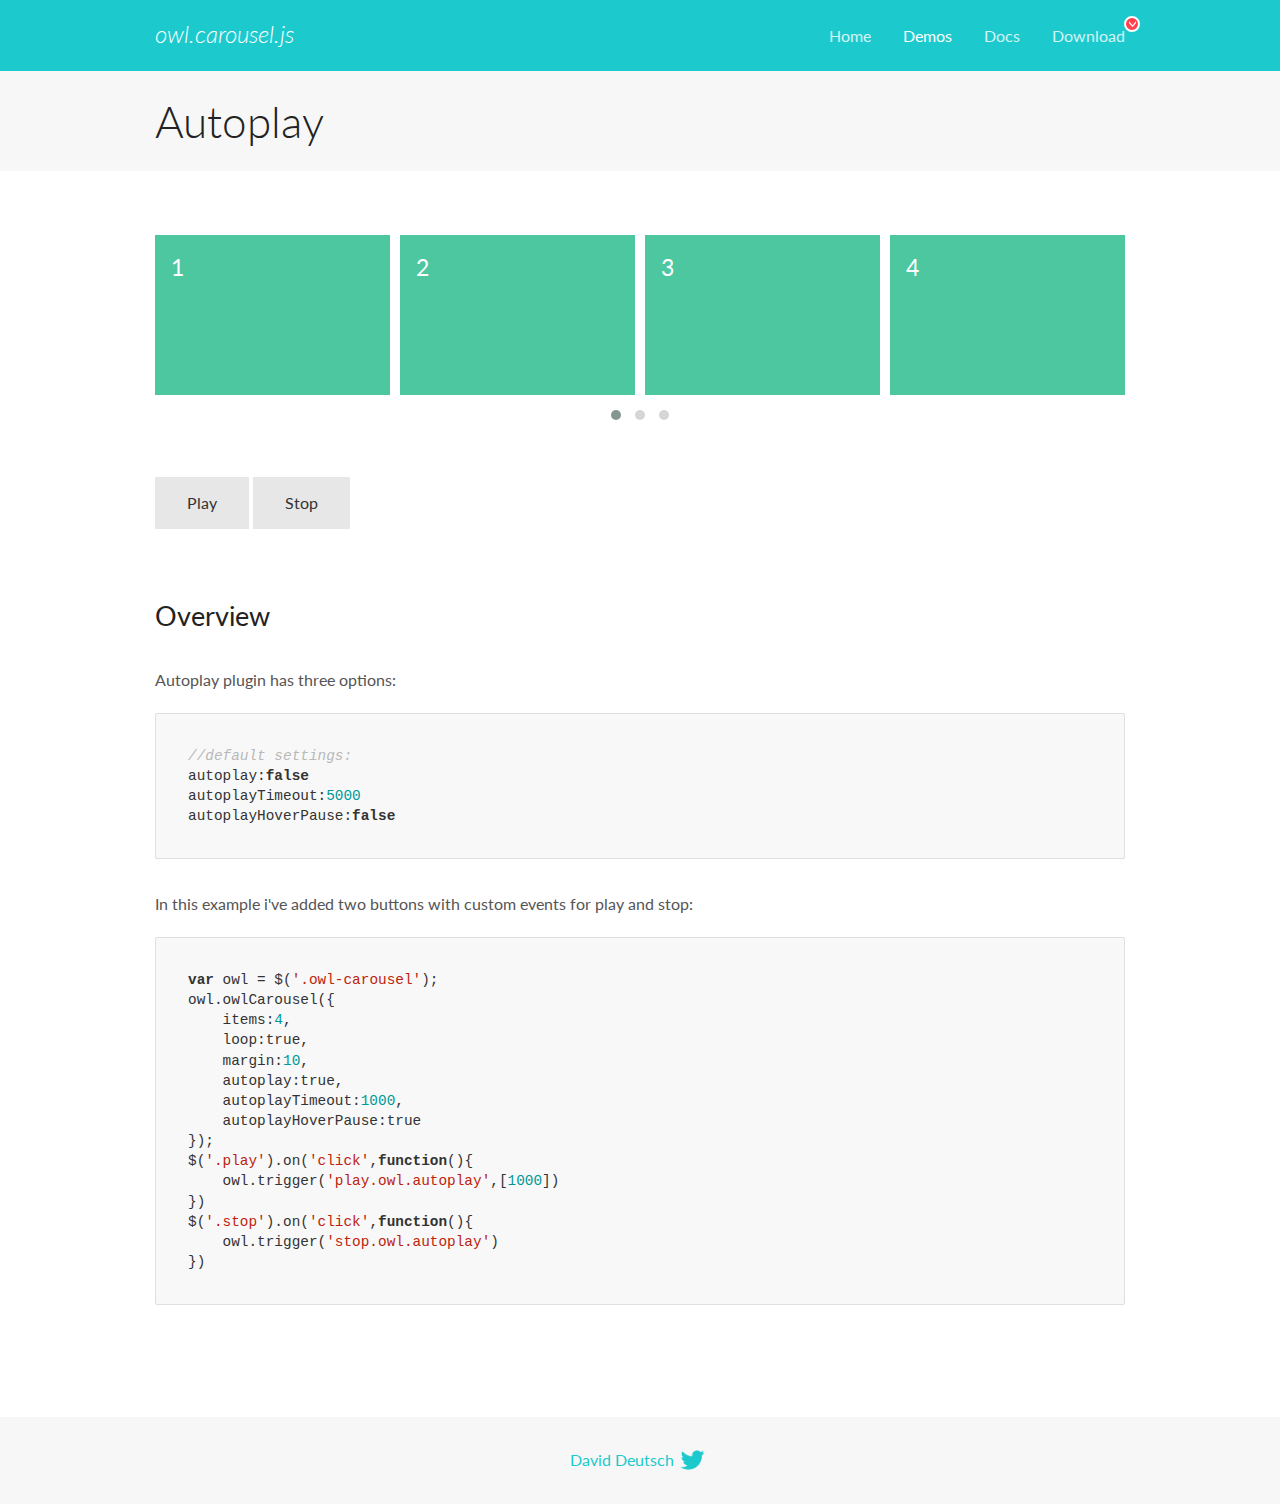
<file: js/OwlCarousel2-2.3.4/docs/demos/autoplay.html>
<!DOCTYPE html>
<html lang="en">
  <head>

    <!-- head -->
    <meta charset="utf-8">
    <meta name="msapplication-tap-highlight" content="no" />
    <meta name="viewport" content="width=device-width, initial-scale=1.0" />
    <meta name="description" content="Autoplay usage demo">
    <meta name="author" content="David Deutsch">
    <title>
      Autoplay Demo | Owl Carousel | 2.3.4
    </title>

    <!-- Stylesheets -->
    <link href='https://fonts.googleapis.com/css?family=Lato:300,400,700,400italic,300italic' rel='stylesheet' type='text/css'>
    <link rel="stylesheet" href="../assets/css/docs.theme.min.css">

    <!-- Owl Stylesheets -->
    <link rel="stylesheet" href="../assets/owlcarousel/assets/owl.carousel.min.css">
    <link rel="stylesheet" href="../assets/owlcarousel/assets/owl.theme.default.min.css">

    <!-- HTML5 shim and Respond.js IE8 support of HTML5 elements and media queries -->

    <!--[if lt IE 9]>
      <script src="https://oss.maxcdn.com/libs/html5shiv/3.7.0/html5shiv.js"></script>
      <script src="https://oss.maxcdn.com/libs/respond.js/1.3.0/respond.min.js"></script>
    <![endif]-->

    <!-- Favicons -->
    <link rel="apple-touch-icon-precomposed" sizes="144x144" href="../assets/ico/apple-touch-icon-144-precomposed.png">
    <link rel="shortcut icon" href="../assets/ico/favicon.png">
    <link rel="shortcut icon" href="favicon.ico">

    <!-- Yeah i know js should not be in header. Its required for demos.-->

    <!-- javascript -->
    <script src="../assets/vendors/jquery.min.js"></script>
    <script src="../assets/owlcarousel/owl.carousel.js"></script>
  </head>
  <body>

    <!-- header -->
    <header class="header">
      <div class="row">
        <div class="large-12 columns">
          <div class="brand left">
            <h3>
              <a href="/OwlCarousel2/">owl.carousel.js</a> 
            </h3>
          </div>
          <a id="toggle-nav" class="right">
            <span></span> <span></span> <span></span> 
          </a> 
          <div class="nav-bar">
            <ul class="clearfix">
              <li> <a href="/OwlCarousel2/index.html">Home</a>  </li>
              <li class="active">
                <a href="/OwlCarousel2/demos/demos.html">Demos</a> 
              </li>
              <li> <a href="/OwlCarousel2/docs/started-welcome.html">Docs</a>  </li>
              <li>
                <a href="https://github.com/OwlCarousel2/OwlCarousel2/archive/2.3.4.zip">Download</a> 
                <span class="download"></span> 
              </li>
            </ul>
          </div>
        </div>
      </div>
    </header>

    <!-- title -->
    <section class="title">
      <div class="row">
        <div class="large-12 columns">
          <h1>Autoplay</h1>
        </div>
      </div>
    </section>

    <!--  Demos -->
    <section id="demos">
      <div class="row">
        <div class="large-12 columns">
          <div class="owl-carousel owl-theme">
            <div class="item">
              <h4>1</h4>
            </div>
            <div class="item">
              <h4>2</h4>
            </div>
            <div class="item">
              <h4>3</h4>
            </div>
            <div class="item">
              <h4>4</h4>
            </div>
            <div class="item">
              <h4>5</h4>
            </div>
            <div class="item">
              <h4>6</h4>
            </div>
            <div class="item">
              <h4>7</h4>
            </div>
            <div class="item">
              <h4>8</h4>
            </div>
            <div class="item">
              <h4>9</h4>
            </div>
            <div class="item">
              <h4>10</h4>
            </div>
            <div class="item">
              <h4>11</h4>
            </div>
            <div class="item">
              <h4>12</h4>
            </div>
          </div>
          <a class="button secondary play">Play</a> 
          <a class="button secondary stop">Stop</a> 
          <h3 id="overview">Overview</h3>
          <p>Autoplay plugin has three options:</p>
          <pre><code>//default settings:
autoplay:false
autoplayTimeout:5000
autoplayHoverPause:false</code></pre>
          <p>In this example i&#39;ve added two buttons with custom events for play and stop:</p>
          <pre><code>var owl = $(&#39;.owl-carousel&#39;);
owl.owlCarousel({
    items:4,
    loop:true,
    margin:10,
    autoplay:true,
    autoplayTimeout:1000,
    autoplayHoverPause:true
});
$(&#39;.play&#39;).on(&#39;click&#39;,function(){
    owl.trigger(&#39;play.owl.autoplay&#39;,[1000])
})
$(&#39;.stop&#39;).on(&#39;click&#39;,function(){
    owl.trigger(&#39;stop.owl.autoplay&#39;)
})</code></pre>
          <script>
            $(document).ready(function() {
              var owl = $('.owl-carousel');
              owl.owlCarousel({
                items: 4,
                loop: true,
                margin: 10,
                autoplay: true,
                autoplayTimeout: 1000,
                autoplayHoverPause: true
              });
              $('.play').on('click', function() {
                owl.trigger('play.owl.autoplay', [1000])
              })
              $('.stop').on('click', function() {
                owl.trigger('stop.owl.autoplay')
              })
            })
          </script>
        </div>
      </div>
    </section>

    <!-- footer -->
    <footer class="footer">
      <div class="row">
        <div class="large-12 columns">
          <h5>
            <a href="/OwlCarousel2/docs/support-contact.html">David Deutsch</a> 
            <a id="custom-tweet-button" href="https://twitter.com/share?url=https://github.com/OwlCarousel2/OwlCarousel2&text=Owl Carousel - This is so awesome! " target="_blank"></a> 
          </h5>
        </div>
      </div>
    </footer>

    <!-- vendors -->
    <script src="../assets/vendors/highlight.js"></script>
    <script src="../assets/js/app.js"></script>
  </body>
</html>
</file>
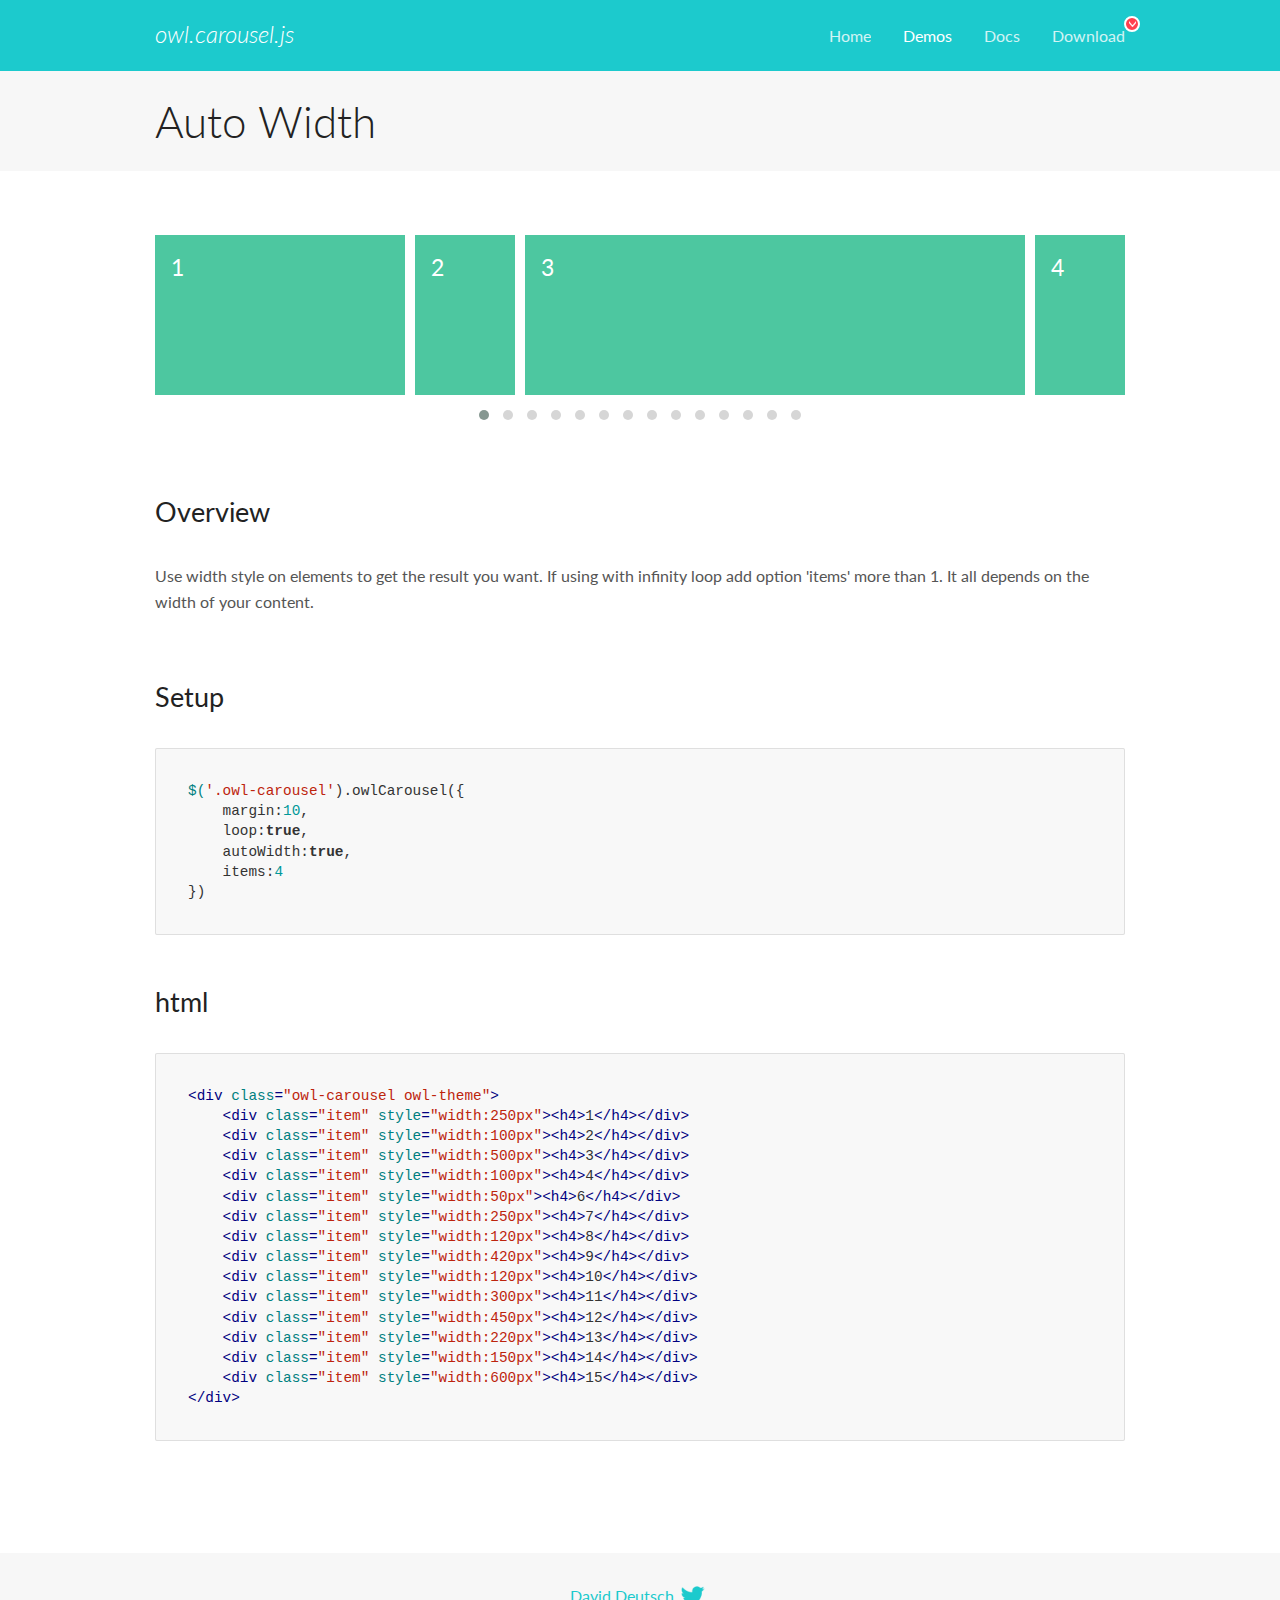
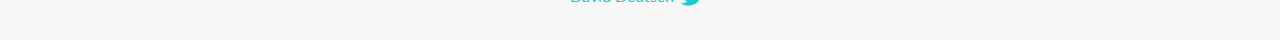
<file: js/OwlCarousel2-2.3.4/docs/demos/autowidth.html>
<!DOCTYPE html>
<html lang="en">
  <head>

    <!-- head -->
    <meta charset="utf-8">
    <meta name="msapplication-tap-highlight" content="no" />
    <meta name="viewport" content="width=device-width, initial-scale=1.0" />
    <meta name="description" content="Auto Width">
    <meta name="author" content="David Deutsch">
    <title>
      Auto Width Demo | Owl Carousel | 2.3.4
    </title>

    <!-- Stylesheets -->
    <link href='https://fonts.googleapis.com/css?family=Lato:300,400,700,400italic,300italic' rel='stylesheet' type='text/css'>
    <link rel="stylesheet" href="../assets/css/docs.theme.min.css">

    <!-- Owl Stylesheets -->
    <link rel="stylesheet" href="../assets/owlcarousel/assets/owl.carousel.min.css">
    <link rel="stylesheet" href="../assets/owlcarousel/assets/owl.theme.default.min.css">

    <!-- HTML5 shim and Respond.js IE8 support of HTML5 elements and media queries -->

    <!--[if lt IE 9]>
      <script src="https://oss.maxcdn.com/libs/html5shiv/3.7.0/html5shiv.js"></script>
      <script src="https://oss.maxcdn.com/libs/respond.js/1.3.0/respond.min.js"></script>
    <![endif]-->

    <!-- Favicons -->
    <link rel="apple-touch-icon-precomposed" sizes="144x144" href="../assets/ico/apple-touch-icon-144-precomposed.png">
    <link rel="shortcut icon" href="../assets/ico/favicon.png">
    <link rel="shortcut icon" href="favicon.ico">

    <!-- Yeah i know js should not be in header. Its required for demos.-->

    <!-- javascript -->
    <script src="../assets/vendors/jquery.min.js"></script>
    <script src="../assets/owlcarousel/owl.carousel.js"></script>
  </head>
  <body>

    <!-- header -->
    <header class="header">
      <div class="row">
        <div class="large-12 columns">
          <div class="brand left">
            <h3>
              <a href="/OwlCarousel2/">owl.carousel.js</a> 
            </h3>
          </div>
          <a id="toggle-nav" class="right">
            <span></span> <span></span> <span></span> 
          </a> 
          <div class="nav-bar">
            <ul class="clearfix">
              <li> <a href="/OwlCarousel2/index.html">Home</a>  </li>
              <li class="active">
                <a href="/OwlCarousel2/demos/demos.html">Demos</a> 
              </li>
              <li> <a href="/OwlCarousel2/docs/started-welcome.html">Docs</a>  </li>
              <li>
                <a href="https://github.com/OwlCarousel2/OwlCarousel2/archive/2.3.4.zip">Download</a> 
                <span class="download"></span> 
              </li>
            </ul>
          </div>
        </div>
      </div>
    </header>

    <!-- title -->
    <section class="title">
      <div class="row">
        <div class="large-12 columns">
          <h1>Auto Width</h1>
        </div>
      </div>
    </section>

    <!--  Demos -->
    <section id="demos">
      <div class="row">
        <div class="large-12 columns">
          <div class="owl-carousel owl-theme">
            <div class="item" style="width:250px">
              <h4>1</h4>
            </div>
            <div class="item" style="width:100px">
              <h4>2</h4>
            </div>
            <div class="item" style="width:500px">
              <h4>3</h4>
            </div>
            <div class="item" style="width:100px">
              <h4>4</h4>
            </div>
            <div class="item" style="width:50px">
              <h4>6</h4>
            </div>
            <div class="item" style="width:250px">
              <h4>7</h4>
            </div>
            <div class="item" style="width:120px">
              <h4>8</h4>
            </div>
            <div class="item" style="width:420px">
              <h4>9</h4>
            </div>
            <div class="item" style="width:120px">
              <h4>10</h4>
            </div>
            <div class="item" style="width:300px">
              <h4>11</h4>
            </div>
            <div class="item" style="width:450px">
              <h4>12</h4>
            </div>
            <div class="item" style="width:220px">
              <h4>13</h4>
            </div>
            <div class="item" style="width:150px">
              <h4>14</h4>
            </div>
            <div class="item" style="width:600px">
              <h4>15</h4>
            </div>
          </div>
          <h3 id="overview">Overview</h3>
          <p>Use width style on elements to get the result you want. If using with infinity loop add option &#39;items&#39; more than 1. It all depends on the width of your content.</p>
          <h3 id="setup">Setup</h3>
          <pre><code>$(&#39;.owl-carousel&#39;).owlCarousel({
    margin:10,
    loop:true,
    autoWidth:true,
    items:4
})</code></pre>
          <h3 id="html">html</h3>
          <pre><code>&lt;div class=&quot;owl-carousel owl-theme&quot;&gt;
    &lt;div class=&quot;item&quot; style=&quot;width:250px&quot;&gt;&lt;h4&gt;1&lt;/h4&gt;&lt;/div&gt;
    &lt;div class=&quot;item&quot; style=&quot;width:100px&quot;&gt;&lt;h4&gt;2&lt;/h4&gt;&lt;/div&gt;
    &lt;div class=&quot;item&quot; style=&quot;width:500px&quot;&gt;&lt;h4&gt;3&lt;/h4&gt;&lt;/div&gt;
    &lt;div class=&quot;item&quot; style=&quot;width:100px&quot;&gt;&lt;h4&gt;4&lt;/h4&gt;&lt;/div&gt;
    &lt;div class=&quot;item&quot; style=&quot;width:50px&quot;&gt;&lt;h4&gt;6&lt;/h4&gt;&lt;/div&gt;
    &lt;div class=&quot;item&quot; style=&quot;width:250px&quot;&gt;&lt;h4&gt;7&lt;/h4&gt;&lt;/div&gt;
    &lt;div class=&quot;item&quot; style=&quot;width:120px&quot;&gt;&lt;h4&gt;8&lt;/h4&gt;&lt;/div&gt;
    &lt;div class=&quot;item&quot; style=&quot;width:420px&quot;&gt;&lt;h4&gt;9&lt;/h4&gt;&lt;/div&gt;
    &lt;div class=&quot;item&quot; style=&quot;width:120px&quot;&gt;&lt;h4&gt;10&lt;/h4&gt;&lt;/div&gt;
    &lt;div class=&quot;item&quot; style=&quot;width:300px&quot;&gt;&lt;h4&gt;11&lt;/h4&gt;&lt;/div&gt;
    &lt;div class=&quot;item&quot; style=&quot;width:450px&quot;&gt;&lt;h4&gt;12&lt;/h4&gt;&lt;/div&gt;
    &lt;div class=&quot;item&quot; style=&quot;width:220px&quot;&gt;&lt;h4&gt;13&lt;/h4&gt;&lt;/div&gt;
    &lt;div class=&quot;item&quot; style=&quot;width:150px&quot;&gt;&lt;h4&gt;14&lt;/h4&gt;&lt;/div&gt;
    &lt;div class=&quot;item&quot; style=&quot;width:600px&quot;&gt;&lt;h4&gt;15&lt;/h4&gt;&lt;/div&gt;
&lt;/div&gt;</code></pre>
          <script>
            $(document).ready(function() {
              $('.owl-carousel').owlCarousel({
                margin: 10,
                loop: true,
                autoWidth: true,
                items: 4
              })
            })
          </script>
        </div>
      </div>
    </section>

    <!-- footer -->
    <footer class="footer">
      <div class="row">
        <div class="large-12 columns">
          <h5>
            <a href="/OwlCarousel2/docs/support-contact.html">David Deutsch</a> 
            <a id="custom-tweet-button" href="https://twitter.com/share?url=https://github.com/OwlCarousel2/OwlCarousel2&text=Owl Carousel - This is so awesome! " target="_blank"></a> 
          </h5>
        </div>
      </div>
    </footer>

    <!-- vendors -->
    <script src="../assets/vendors/highlight.js"></script>
    <script src="../assets/js/app.js"></script>
  </body>
</html>
</file>
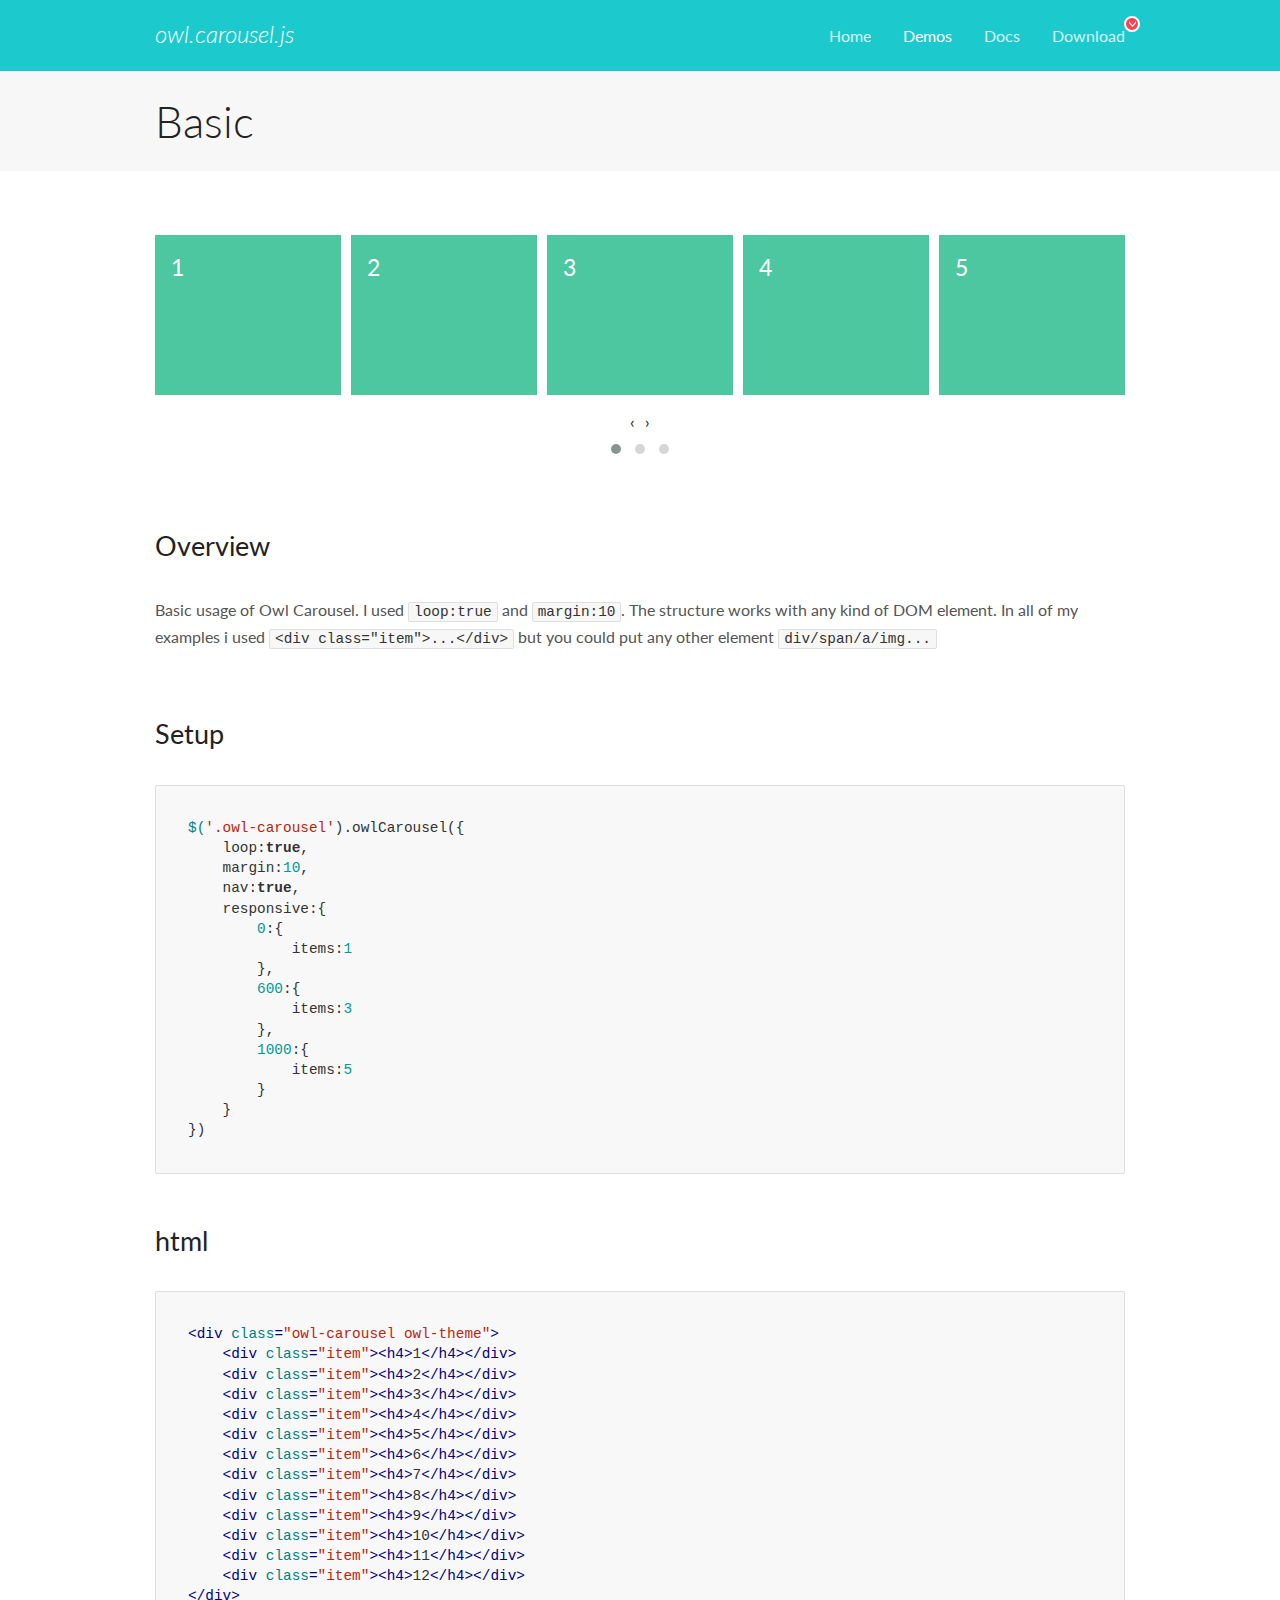
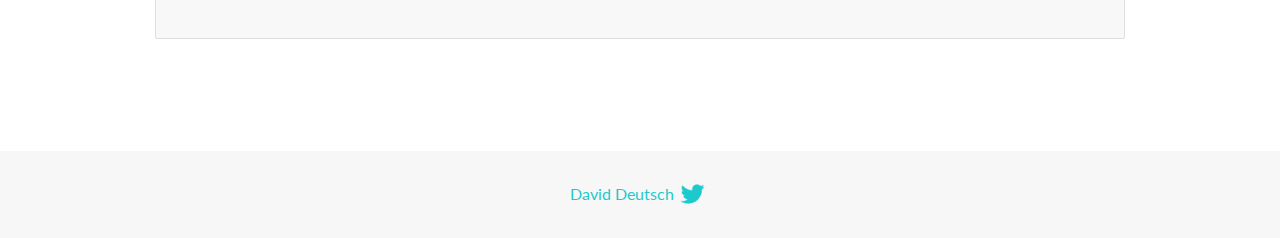
<file: js/OwlCarousel2-2.3.4/docs/demos/basic.html>
<!DOCTYPE html>
<html lang="en">
  <head>

    <!-- head -->
    <meta charset="utf-8">
    <meta name="msapplication-tap-highlight" content="no" />
    <meta name="viewport" content="width=device-width, initial-scale=1.0" />
    <meta name="description" content="Basic usage demo">
    <meta name="author" content="David Deutsch">
    <title>
      Basic Demo | Owl Carousel | 2.3.4
    </title>

    <!-- Stylesheets -->
    <link href='https://fonts.googleapis.com/css?family=Lato:300,400,700,400italic,300italic' rel='stylesheet' type='text/css'>
    <link rel="stylesheet" href="../assets/css/docs.theme.min.css">

    <!-- Owl Stylesheets -->
    <link rel="stylesheet" href="../assets/owlcarousel/assets/owl.carousel.min.css">
    <link rel="stylesheet" href="../assets/owlcarousel/assets/owl.theme.default.min.css">

    <!-- HTML5 shim and Respond.js IE8 support of HTML5 elements and media queries -->

    <!--[if lt IE 9]>
      <script src="https://oss.maxcdn.com/libs/html5shiv/3.7.0/html5shiv.js"></script>
      <script src="https://oss.maxcdn.com/libs/respond.js/1.3.0/respond.min.js"></script>
    <![endif]-->

    <!-- Favicons -->
    <link rel="apple-touch-icon-precomposed" sizes="144x144" href="../assets/ico/apple-touch-icon-144-precomposed.png">
    <link rel="shortcut icon" href="../assets/ico/favicon.png">
    <link rel="shortcut icon" href="favicon.ico">

    <!-- Yeah i know js should not be in header. Its required for demos.-->

    <!-- javascript -->
    <script src="../assets/vendors/jquery.min.js"></script>
    <script src="../assets/owlcarousel/owl.carousel.js"></script>
  </head>
  <body>

    <!-- header -->
    <header class="header">
      <div class="row">
        <div class="large-12 columns">
          <div class="brand left">
            <h3>
              <a href="/OwlCarousel2/">owl.carousel.js</a> 
            </h3>
          </div>
          <a id="toggle-nav" class="right">
            <span></span> <span></span> <span></span> 
          </a> 
          <div class="nav-bar">
            <ul class="clearfix">
              <li> <a href="/OwlCarousel2/index.html">Home</a>  </li>
              <li class="active">
                <a href="/OwlCarousel2/demos/demos.html">Demos</a> 
              </li>
              <li> <a href="/OwlCarousel2/docs/started-welcome.html">Docs</a>  </li>
              <li>
                <a href="https://github.com/OwlCarousel2/OwlCarousel2/archive/2.3.4.zip">Download</a> 
                <span class="download"></span> 
              </li>
            </ul>
          </div>
        </div>
      </div>
    </header>

    <!-- title -->
    <section class="title">
      <div class="row">
        <div class="large-12 columns">
          <h1>Basic</h1>
        </div>
      </div>
    </section>

    <!--  Demos -->
    <section id="demos">
      <div class="row">
        <div class="large-12 columns">
          <div class="owl-carousel owl-theme">
            <div class="item">
              <h4>1</h4>
            </div>
            <div class="item">
              <h4>2</h4>
            </div>
            <div class="item">
              <h4>3</h4>
            </div>
            <div class="item">
              <h4>4</h4>
            </div>
            <div class="item">
              <h4>5</h4>
            </div>
            <div class="item">
              <h4>6</h4>
            </div>
            <div class="item">
              <h4>7</h4>
            </div>
            <div class="item">
              <h4>8</h4>
            </div>
            <div class="item">
              <h4>9</h4>
            </div>
            <div class="item">
              <h4>10</h4>
            </div>
            <div class="item">
              <h4>11</h4>
            </div>
            <div class="item">
              <h4>12</h4>
            </div>
          </div>
          <h3 id="overview">Overview</h3>
          <p>Basic usage of Owl Carousel. I used <code>loop:true</code> and <code>margin:10</code>. The structure works with any kind of DOM element. In all of my examples i used <code>&lt;div class=&quot;item&quot;&gt;...&lt;/div&gt;</code> but you could
            put any other element <code>div/span/a/img...</code></p>
          <h3 id="setup">Setup</h3>
          <pre><code>$(&#39;.owl-carousel&#39;).owlCarousel({
    loop:true,
    margin:10,
    nav:true,
    responsive:{
        0:{
            items:1
        },
        600:{
            items:3
        },
        1000:{
            items:5
        }
    }
})</code></pre>
          <h3 id="html">html</h3>
          <pre><code>&lt;div class=&quot;owl-carousel owl-theme&quot;&gt;
    &lt;div class=&quot;item&quot;&gt;&lt;h4&gt;1&lt;/h4&gt;&lt;/div&gt;
    &lt;div class=&quot;item&quot;&gt;&lt;h4&gt;2&lt;/h4&gt;&lt;/div&gt;
    &lt;div class=&quot;item&quot;&gt;&lt;h4&gt;3&lt;/h4&gt;&lt;/div&gt;
    &lt;div class=&quot;item&quot;&gt;&lt;h4&gt;4&lt;/h4&gt;&lt;/div&gt;
    &lt;div class=&quot;item&quot;&gt;&lt;h4&gt;5&lt;/h4&gt;&lt;/div&gt;
    &lt;div class=&quot;item&quot;&gt;&lt;h4&gt;6&lt;/h4&gt;&lt;/div&gt;
    &lt;div class=&quot;item&quot;&gt;&lt;h4&gt;7&lt;/h4&gt;&lt;/div&gt;
    &lt;div class=&quot;item&quot;&gt;&lt;h4&gt;8&lt;/h4&gt;&lt;/div&gt;
    &lt;div class=&quot;item&quot;&gt;&lt;h4&gt;9&lt;/h4&gt;&lt;/div&gt;
    &lt;div class=&quot;item&quot;&gt;&lt;h4&gt;10&lt;/h4&gt;&lt;/div&gt;
    &lt;div class=&quot;item&quot;&gt;&lt;h4&gt;11&lt;/h4&gt;&lt;/div&gt;
    &lt;div class=&quot;item&quot;&gt;&lt;h4&gt;12&lt;/h4&gt;&lt;/div&gt;
&lt;/div&gt;</code></pre>
          <script>
            $(document).ready(function() {
              var owl = $('.owl-carousel');
              owl.owlCarousel({
                margin: 10,
                nav: true,
                loop: true,
                responsive: {
                  0: {
                    items: 1
                  },
                  600: {
                    items: 3
                  },
                  1000: {
                    items: 5
                  }
                }
              })
            })
          </script>
        </div>
      </div>
    </section>

    <!-- footer -->
    <footer class="footer">
      <div class="row">
        <div class="large-12 columns">
          <h5>
            <a href="/OwlCarousel2/docs/support-contact.html">David Deutsch</a> 
            <a id="custom-tweet-button" href="https://twitter.com/share?url=https://github.com/OwlCarousel2/OwlCarousel2&text=Owl Carousel - This is so awesome! " target="_blank"></a> 
          </h5>
        </div>
      </div>
    </footer>

    <!-- vendors -->
    <script src="../assets/vendors/highlight.js"></script>
    <script src="../assets/js/app.js"></script>
  </body>
</html>
</file>
<file: css/master.css>
/* - - - - - - - - - - - - - - - - */
/* F O N T */
/* - - - - - - - - - - - - - - - - */
@import url('https://fonts.googleapis.com/css2?family=Poppins:ital,wght@0,100;0,200;0,300;0,400;0,500;0,600;0,700;0,800;0,900;1,100;1,200; 1,300;1,400;1,500;1,600;1,700;1,800;1,900&display=swap');
/* - - - - - - - - - - - - - - - - */
/* V A R I A B L E S */
/* - - - - - - - - - - - - - - - - */
:root{
    --color-pri: #0f0;
    --color-sec: #00f;
    --font-family: Poppins, sans-serif;
}
/* - - - - - - - - - - - - - - - - */
/* R E S E T */
/* - - - - - - - - - - - - - - - - */
*, *::before, *::after{
    box-sizing: border-box; 
}

*{
    margin: 0; 
    padding: 0; 
}

ul[role='list'], ol[role='list']{
    list-style: none; 
}

html:focus-within{
    scroll-behavior: smooth; 
}

a:not([class]){
    text-decoration-skip-ink: auto; 
}

img, picture, svg, video, canvas{
    max-width: 100%;
    height: auto; 
    vertical-align: middle; 
    font-style: italic; 
    background-repeat: no-repeat; 
    background-size: cover;
}

input, button, textarea, select{
    font: inherit; 
}

@media (prefers-reduced-motion: reduce){
    html:focus-within {
        scroll-behavior: auto;
    }
    *, *::before, *::after {
        animation-duration: 0.01ms !important;
        animation-iteration-count: 1 !important;
        transition-duration: 0.01ms !important;
        scroll-behavior: auto !important;
        transition: none;
    }
}

body, html{
    height: 100%; 
    scroll-behavior: smooth; 
}
/* - - - - - - - - - - - - - - - - */
/* G E N E R A L */
/* - - - - - - - - - - - - - - - - */
body{
    color: #fff;
    font-family: var(--font-family);
    display: flex;
    justify-content: center;
    flex-wrap: wrap;
    align-items: center;
    min-width: 100vh;
}
nav{
    border: 2px solid #fff9;
    border-radius: 4px;
    padding: 10px;
    position: fixed;
    top: 20px;
    left: 20px;
    transition: all 0.4s ease-in-out;
    a:is(:link, :visited) {
       
        svg{
            opacity: .8;
            height: 32px;
            width: 32px;
        }
    }
    
}
nav:is(:hover) {
    background-color: #000;
    transform: translateX(-4px);

}
main{
    display: flex;
    flex-direction: column;
    justify-content: center;
    align-items: center;
    gap: 2em;
    header {
        display: flex;
        flex-direction: column;
        justify-content: center;
        align-items: center;
        gap: 1em;
        h1 {
            font-size: 4rem;
            font-weight: 500;
            text-align: center;
        }
        h2 {
            font-size: 1.4rem;
            font-weight: 300;
            text-align: center;
        }
        h3 {
            font-size: 1rem;
            font-weight: 400;
            text-align: center;
        }
        img { 
            width: 200px;  
            align-content: center; 
        }
    }
    menu {
        display: flex;
        flex-direction: column;
        align-items: center;
        gap: 1.2em;
        a:is(:link, :visited) {
            border-radius: 20px 0 20px 0;
            background-color: rgb(83, 180, 83);
            display: flex;
            gap: 1rem;
            text-decoration: none;
            padding: 10px;
            transition: all 0.4s ease-in-out;
            width: 280px;
            span {
                font-size: 2rem;
            }
        }
        a:is(:hover) {
            background-color: #056334;
            transform: scale(1.02);
        }
    }
}
/* - - - - - - - - - - - - - - - - */
/* M A I N M E N U */
/* - - - - - - - - - - - - - - - - */
body.menu{
    background-color: #11aa44;
    background-image: url("data:image/svg+xml,%3Csvg xmlns='http://www.w3.org/2000/svg' width='446' height='446' viewBox='0 0 200 200'%3E%3Cg fill='none' stroke='%237F3' stroke-width='6.9' stroke-opacity='0.23'%3E%3Crect x='-40' y='40' width='75' height='75'/%3E%3Crect x='-35' y='45' width='65' height='65'/%3E%3Crect x='-30' y='50' width='55' height='55'/%3E%3Crect x='-25' y='55' width='45' height='45'/%3E%3Crect x='-20' y='60' width='35' height='35'/%3E%3Crect x='-15' y='65' width='25' height='25'/%3E%3Crect x='-10' y='70' width='15' height='15'/%3E%3Crect x='-5' y='75' width='5' height='5'/%3E%3Crect width='35' height='35'/%3E%3Crect x='5' y='5' width='25' height='25'/%3E%3Crect x='10' y='10' width='15' height='15'/%3E%3Crect x='15' y='15' width='5' height='5'/%3E%3Crect x='40' width='75' height='75'/%3E%3Crect x='45' y='5' width='65' height='65'/%3E%3Crect x='50' y='10' width='55' height='55'/%3E%3Crect x='55' y='15' width='45' height='45'/%3E%3Crect x='60' y='20' width='35' height='35'/%3E%3Crect x='65' y='25' width='25' height='25'/%3E%3Crect x='70' y='30' width='15' height='15'/%3E%3Crect x='75' y='35' width='5' height='5'/%3E%3Crect x='40' y='80' width='35' height='35'/%3E%3Crect x='45' y='85' width='25' height='25'/%3E%3Crect x='50' y='90' width='15' height='15'/%3E%3Crect x='55' y='95' width='5' height='5'/%3E%3Crect x='120' y='-40' width='75' height='75'/%3E%3Crect x='125' y='-35' width='65' height='65'/%3E%3Crect x='130' y='-30' width='55' height='55'/%3E%3Crect x='135' y='-25' width='45' height='45'/%3E%3Crect x='140' y='-20' width='35' height='35'/%3E%3Crect x='145' y='-15' width='25' height='25'/%3E%3Crect x='150' y='-10' width='15' height='15'/%3E%3Crect x='155' y='-5' width='5' height='5'/%3E%3Crect x='120' y='40' width='35' height='35'/%3E%3Crect x='125' y='45' width='25' height='25'/%3E%3Crect x='130' y='50' width='15' height='15'/%3E%3Crect x='135' y='55' width='5' height='5'/%3E%3Crect y='120' width='75' height='75'/%3E%3Crect x='5' y='125' width='65' height='65'/%3E%3Crect x='10' y='130' width='55' height='55'/%3E%3Crect x='15' y='135' width='45' height='45'/%3E%3Crect x='20' y='140' width='35' height='35'/%3E%3Crect x='25' y='145' width='25' height='25'/%3E%3Crect x='30' y='150' width='15' height='15'/%3E%3Crect x='35' y='155' width='5' height='5'/%3E%3Crect x='200' y='120' width='75' height='75'/%3E%3Crect x='40' y='200' width='75' height='75'/%3E%3Crect x='80' y='80' width='75' height='75'/%3E%3Crect x='85' y='85' width='65' height='65'/%3E%3Crect x='90' y='90' width='55' height='55'/%3E%3Crect x='95' y='95' width='45' height='45'/%3E%3Crect x='100' y='100' width='35' height='35'/%3E%3Crect x='105' y='105' width='25' height='25'/%3E%3Crect x='110' y='110' width='15' height='15'/%3E%3Crect x='115' y='115' width='5' height='5'/%3E%3Crect x='80' y='160' width='35' height='35'/%3E%3Crect x='85' y='165' width='25' height='25'/%3E%3Crect x='90' y='170' width='15' height='15'/%3E%3Crect x='95' y='175' width='5' height='5'/%3E%3Crect x='120' y='160' width='75' height='75'/%3E%3Crect x='125' y='165' width='65' height='65'/%3E%3Crect x='130' y='170' width='55' height='55'/%3E%3Crect x='135' y='175' width='45' height='45'/%3E%3Crect x='140' y='180' width='35' height='35'/%3E%3Crect x='145' y='185' width='25' height='25'/%3E%3Crect x='150' y='190' width='15' height='15'/%3E%3Crect x='155' y='195' width='5' height='5'/%3E%3Crect x='160' y='40' width='75' height='75'/%3E%3Crect x='165' y='45' width='65' height='65'/%3E%3Crect x='170' y='50' width='55' height='55'/%3E%3Crect x='175' y='55' width='45' height='45'/%3E%3Crect x='180' y='60' width='35' height='35'/%3E%3Crect x='185' y='65' width='25' height='25'/%3E%3Crect x='190' y='70' width='15' height='15'/%3E%3Crect x='195' y='75' width='5' height='5'/%3E%3Crect x='160' y='120' width='35' height='35'/%3E%3Crect x='165' y='125' width='25' height='25'/%3E%3Crect x='170' y='130' width='15' height='15'/%3E%3Crect x='175' y='135' width='5' height='5'/%3E%3Crect x='200' y='200' width='35' height='35'/%3E%3Crect x='200' width='35' height='35'/%3E%3Crect y='200' width='35' height='35'/%3E%3C/g%3E%3C/svg%3E");
}
/* - - - - - - - - - - - - - - - - */
/* R E S P O N S I V E */
/* - - - - - - - - - - - - - - - - */
body.rdesign{
    background-color: #487346;
    background-image: url("data:image/svg+xml,%3Csvg xmlns='http://www.w3.org/2000/svg' width='204' height='204' viewBox='0 0 200 200'%3E%3Cg %3E%3Cpolygon fill='%234c8e43' points='100 57.1 64 93.1 71.5 100.6 100 72.1'/%3E%3Cpolygon fill='%236aac5f' points='100 57.1 100 72.1 128.6 100.6 136.1 93.1'/%3E%3Cpolygon fill='%234c8e43' points='100 163.2 100 178.2 170.7 107.5 170.8 92.4'/%3E%3Cpolygon fill='%236aac5f' points='100 163.2 29.2 92.5 29.2 107.5 100 178.2'/%3E%3Cpath fill='%2389CC7C' d='M100 21.8L29.2 92.5l70.7 70.7l70.7-70.7L100 21.8z M100 127.9L64.6 92.5L100 57.1l35.4 35.4L100 127.9z'/%3E%3Cpolygon fill='%23768c3a' points='0 157.1 0 172.1 28.6 200.6 36.1 193.1'/%3E%3Cpolygon fill='%2396ac58' points='70.7 200 70.8 192.4 63.2 200'/%3E%3Cpolygon fill='%23B6CC76' points='27.8 200 63.2 200 70.7 192.5 0 121.8 0 157.2 35.3 192.5'/%3E%3Cpolygon fill='%2396ac58' points='200 157.1 164 193.1 171.5 200.6 200 172.1'/%3E%3Cpolygon fill='%23768c3a' points='136.7 200 129.2 192.5 129.2 200'/%3E%3Cpolygon fill='%23B6CC76' points='172.1 200 164.6 192.5 200 157.1 200 157.2 200 121.8 200 121.8 129.2 192.5 136.7 200'/%3E%3Cpolygon fill='%23768c3a' points='129.2 0 129.2 7.5 200 78.2 200 63.2 136.7 0'/%3E%3Cpolygon fill='%23B6CC76' points='200 27.8 200 27.9 172.1 0 136.7 0 200 63.2 200 63.2'/%3E%3Cpolygon fill='%2396ac58' points='63.2 0 0 63.2 0 78.2 70.7 7.5 70.7 0'/%3E%3Cpolygon fill='%23B6CC76' points='0 63.2 63.2 0 27.8 0 0 27.8'/%3E%3C/g%3E%3C/svg%3E");

    header {
        h1 {
            font-size: 3rem;
        }
    }
}
</file>
<file: master.css>
/* - - - - - - - - - - - - - - - - */
/* F O N T */
/* - - - - - - - - - - - - - - - - */
@import url('https://fonts.googleapis.com/css2?family=Poppins:ital,wght@0,100;0,200;0,300;0,400;0,500;0,600;0,700;0,800;0,900;1,100;1,200; 1,300;1,400;1,500;1,600;1,700;1,800;1,900&display=swap');
/* - - - - - - - - - - - - - - - - */
/* V A R I A B L E S */
/* - - - - - - - - - - - - - - - - */
:root{
    --color-pri: #0f0;
    --color-sec: #00f;
    --font-family: Poppins, sans-serif;
}
/* - - - - - - - - - - - - - - - - */
/* R E S E T */
/* - - - - - - - - - - - - - - - - */
*, *::before, *::after{
    box-sizing: border-box; 
}

*{
    margin: 0; 
    padding: 0; 
}

ul[role='list'], ol[role='list']{
    list-style: none; 
}

html:focus-within{
    scroll-behavior: smooth; 
}

a:not([class]){
    text-decoration-skip-ink: auto; 
}

img, picture, svg, video, canvas{
    max-width: 100%;
    height: auto; 
    vertical-align: middle; 
    font-style: italic; 
    background-repeat: no-repeat; 
    background-size: cover;
}

input, button, textarea, select{
    font: inherit; 
}

@media (prefers-reduced-motion: reduce){
    html:focus-within {
        scroll-behavior: auto;
    }
    *, *::before, *::after {
        animation-duration: 0.01ms !important;
        animation-iteration-count: 1 !important;
        transition-duration: 0.01ms !important;
        scroll-behavior: auto !important;
        transition: none;
    }
}

body, html{
    height: 100%; 
    scroll-behavior: smooth; 
}
/* - - - - - - - - - - - - - - - - */
/* G E N E R A L */
/* - - - - - - - - - - - - - - - - */
body{
    color: #4d0907f6;
    font-family: var(--font-family);
    display: flex;
    justify-content: center;
    align-items: center;
    min-width: 100vh;
}
nav{
    border: 2px solid #fff9;
    border-radius: 4px;
    padding: 10px;
    position: fixed;
    top: 20px;
    left: 20px;
    transition: all 0.4s ease-in-out;
    a:is(:link, :visited) {
       
        svg{
            opacity: .8;
            height: 32px;
            width: 32px;
        }
    }
    
}
nav:is(:hover) {
    background-color: #000;
    transform: translateX(-4px);

}
main{
    display: flex;
    flex-direction: column;
    justify-content: center;
    align-items: center;
    gap: 2em;
    header {
        display: flex;
        flex-direction: column;
        justify-content: center;
        align-items: center;
        gap: 1em;
        h1 {
            font-size: 4rem;
            font-weight: 500;
            text-align: center;
        }
        h2 {
            font-size: 1.4rem;
            font-weight: 300;
            text-align: center;
        }
        h3 {
            font-size: 1rem;
            font-weight: 400;
            text-align: center;
        }
        img { 
            width: 200px;  
            align-content: center; 
        }
    }
    menu {
        display: flex;
        flex-direction: column;
        align-items: center;
        gap: 1.2em;
        a:is(:link, :visited) {
            border-radius: 20px 0 20px 0;
            background-color: rgb(83, 180, 83);
            display: flex;
            gap: 1rem;
            text-decoration: none;
            padding: 10px;
            transition: all 0.4s ease-in-out;
            width: 280px;
            span {
                font-size: 2rem;
            }
        }
        a:is(:hover) {
            background-color: #056334;
            transform: scale(1.02);
        }
    }
}
/* - - - - - - - - - - - - - - - - */
/* M A I N M E N U */
/* - - - - - - - - - - - - - - - - */
body.menu{
    background-color: #11aa44;
    background-image: url("data:image/svg+xml,%3Csvg xmlns='http://www.w3.org/2000/svg' width='446' height='446' viewBox='0 0 200 200'%3E%3Cg fill='none' stroke='%237F3' stroke-width='6.9' stroke-opacity='0.23'%3E%3Crect x='-40' y='40' width='75' height='75'/%3E%3Crect x='-35' y='45' width='65' height='65'/%3E%3Crect x='-30' y='50' width='55' height='55'/%3E%3Crect x='-25' y='55' width='45' height='45'/%3E%3Crect x='-20' y='60' width='35' height='35'/%3E%3Crect x='-15' y='65' width='25' height='25'/%3E%3Crect x='-10' y='70' width='15' height='15'/%3E%3Crect x='-5' y='75' width='5' height='5'/%3E%3Crect width='35' height='35'/%3E%3Crect x='5' y='5' width='25' height='25'/%3E%3Crect x='10' y='10' width='15' height='15'/%3E%3Crect x='15' y='15' width='5' height='5'/%3E%3Crect x='40' width='75' height='75'/%3E%3Crect x='45' y='5' width='65' height='65'/%3E%3Crect x='50' y='10' width='55' height='55'/%3E%3Crect x='55' y='15' width='45' height='45'/%3E%3Crect x='60' y='20' width='35' height='35'/%3E%3Crect x='65' y='25' width='25' height='25'/%3E%3Crect x='70' y='30' width='15' height='15'/%3E%3Crect x='75' y='35' width='5' height='5'/%3E%3Crect x='40' y='80' width='35' height='35'/%3E%3Crect x='45' y='85' width='25' height='25'/%3E%3Crect x='50' y='90' width='15' height='15'/%3E%3Crect x='55' y='95' width='5' height='5'/%3E%3Crect x='120' y='-40' width='75' height='75'/%3E%3Crect x='125' y='-35' width='65' height='65'/%3E%3Crect x='130' y='-30' width='55' height='55'/%3E%3Crect x='135' y='-25' width='45' height='45'/%3E%3Crect x='140' y='-20' width='35' height='35'/%3E%3Crect x='145' y='-15' width='25' height='25'/%3E%3Crect x='150' y='-10' width='15' height='15'/%3E%3Crect x='155' y='-5' width='5' height='5'/%3E%3Crect x='120' y='40' width='35' height='35'/%3E%3Crect x='125' y='45' width='25' height='25'/%3E%3Crect x='130' y='50' width='15' height='15'/%3E%3Crect x='135' y='55' width='5' height='5'/%3E%3Crect y='120' width='75' height='75'/%3E%3Crect x='5' y='125' width='65' height='65'/%3E%3Crect x='10' y='130' width='55' height='55'/%3E%3Crect x='15' y='135' width='45' height='45'/%3E%3Crect x='20' y='140' width='35' height='35'/%3E%3Crect x='25' y='145' width='25' height='25'/%3E%3Crect x='30' y='150' width='15' height='15'/%3E%3Crect x='35' y='155' width='5' height='5'/%3E%3Crect x='200' y='120' width='75' height='75'/%3E%3Crect x='40' y='200' width='75' height='75'/%3E%3Crect x='80' y='80' width='75' height='75'/%3E%3Crect x='85' y='85' width='65' height='65'/%3E%3Crect x='90' y='90' width='55' height='55'/%3E%3Crect x='95' y='95' width='45' height='45'/%3E%3Crect x='100' y='100' width='35' height='35'/%3E%3Crect x='105' y='105' width='25' height='25'/%3E%3Crect x='110' y='110' width='15' height='15'/%3E%3Crect x='115' y='115' width='5' height='5'/%3E%3Crect x='80' y='160' width='35' height='35'/%3E%3Crect x='85' y='165' width='25' height='25'/%3E%3Crect x='90' y='170' width='15' height='15'/%3E%3Crect x='95' y='175' width='5' height='5'/%3E%3Crect x='120' y='160' width='75' height='75'/%3E%3Crect x='125' y='165' width='65' height='65'/%3E%3Crect x='130' y='170' width='55' height='55'/%3E%3Crect x='135' y='175' width='45' height='45'/%3E%3Crect x='140' y='180' width='35' height='35'/%3E%3Crect x='145' y='185' width='25' height='25'/%3E%3Crect x='150' y='190' width='15' height='15'/%3E%3Crect x='155' y='195' width='5' height='5'/%3E%3Crect x='160' y='40' width='75' height='75'/%3E%3Crect x='165' y='45' width='65' height='65'/%3E%3Crect x='170' y='50' width='55' height='55'/%3E%3Crect x='175' y='55' width='45' height='45'/%3E%3Crect x='180' y='60' width='35' height='35'/%3E%3Crect x='185' y='65' width='25' height='25'/%3E%3Crect x='190' y='70' width='15' height='15'/%3E%3Crect x='195' y='75' width='5' height='5'/%3E%3Crect x='160' y='120' width='35' height='35'/%3E%3Crect x='165' y='125' width='25' height='25'/%3E%3Crect x='170' y='130' width='15' height='15'/%3E%3Crect x='175' y='135' width='5' height='5'/%3E%3Crect x='200' y='200' width='35' height='35'/%3E%3Crect x='200' width='35' height='35'/%3E%3Crect y='200' width='35' height='35'/%3E%3C/g%3E%3C/svg%3E");
}
/* - - - - - - - - - - - - - - - - */
/* R E S P O N S I V E */
/* - - - - - - - - - - - - - - - - */
body.rdesign{
    background-color: #487346;
    background-image: url("data:image/svg+xml,%3Csvg xmlns='http://www.w3.org/2000/svg' width='204' height='204' viewBox='0 0 200 200'%3E%3Cg %3E%3Cpolygon fill='%234c8e43' points='100 57.1 64 93.1 71.5 100.6 100 72.1'/%3E%3Cpolygon fill='%236aac5f' points='100 57.1 100 72.1 128.6 100.6 136.1 93.1'/%3E%3Cpolygon fill='%234c8e43' points='100 163.2 100 178.2 170.7 107.5 170.8 92.4'/%3E%3Cpolygon fill='%236aac5f' points='100 163.2 29.2 92.5 29.2 107.5 100 178.2'/%3E%3Cpath fill='%2389CC7C' d='M100 21.8L29.2 92.5l70.7 70.7l70.7-70.7L100 21.8z M100 127.9L64.6 92.5L100 57.1l35.4 35.4L100 127.9z'/%3E%3Cpolygon fill='%23768c3a' points='0 157.1 0 172.1 28.6 200.6 36.1 193.1'/%3E%3Cpolygon fill='%2396ac58' points='70.7 200 70.8 192.4 63.2 200'/%3E%3Cpolygon fill='%23B6CC76' points='27.8 200 63.2 200 70.7 192.5 0 121.8 0 157.2 35.3 192.5'/%3E%3Cpolygon fill='%2396ac58' points='200 157.1 164 193.1 171.5 200.6 200 172.1'/%3E%3Cpolygon fill='%23768c3a' points='136.7 200 129.2 192.5 129.2 200'/%3E%3Cpolygon fill='%23B6CC76' points='172.1 200 164.6 192.5 200 157.1 200 157.2 200 121.8 200 121.8 129.2 192.5 136.7 200'/%3E%3Cpolygon fill='%23768c3a' points='129.2 0 129.2 7.5 200 78.2 200 63.2 136.7 0'/%3E%3Cpolygon fill='%23B6CC76' points='200 27.8 200 27.9 172.1 0 136.7 0 200 63.2 200 63.2'/%3E%3Cpolygon fill='%2396ac58' points='63.2 0 0 63.2 0 78.2 70.7 7.5 70.7 0'/%3E%3Cpolygon fill='%23B6CC76' points='0 63.2 63.2 0 27.8 0 0 27.8'/%3E%3C/g%3E%3C/svg%3E");

    header {
        h1 {
            font-size: 3rem;
        }
    }
}
</file>
